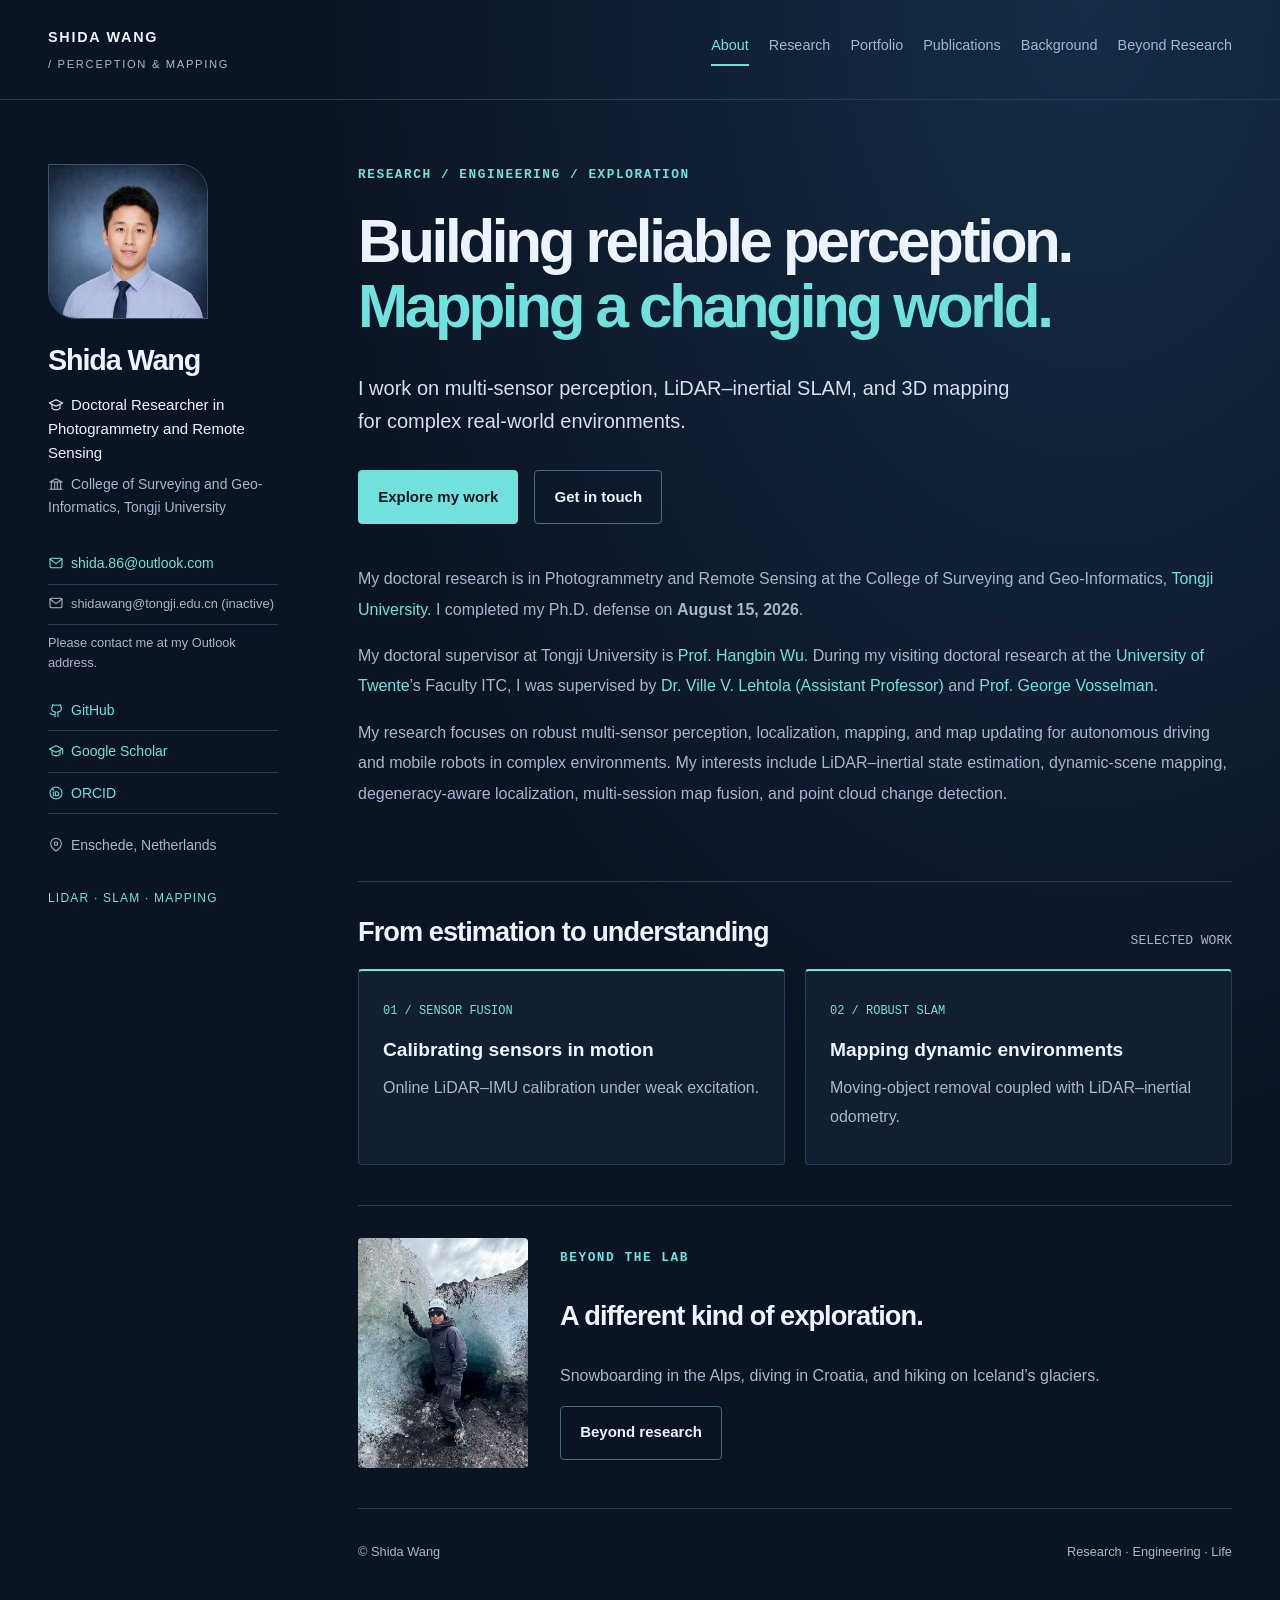
<file: index.html>
<!doctype html>
<html lang="en"><head><meta charset="utf-8"><meta name="viewport" content="width=device-width, initial-scale=1"><meta name="description" content="About · Shida Wang — LiDAR–inertial SLAM, mobile mapping, and point cloud change detection."><title>Shida Wang · Research &amp; Robotics Perception</title><link rel="icon" href="favicon.svg" type="image/svg+xml"><link rel="stylesheet" href="style.css"></head><body><a class="skip" href="#main">Skip to content</a><header class="topbar"><a href="index.html" class="wordmark">SHIDA WANG<span> / PERCEPTION &amp; MAPPING</span></a><nav aria-label="Main navigation"><a href="index.html" aria-current="page">About</a><a href="research.html">Research</a><a href="portfolio.html">Portfolio</a><a href="publications.html">Publications</a><a href="background.html">Background</a><a href="life.html">Beyond Research</a></nav></header><div class="layout"><aside class="profile"><img class="portrait" src="images/shida-wang-portrait.jpg" alt="Portrait of Shida Wang" width="180" height="174" decoding="async"><h1>Shida Wang</h1><p class="role"><svg class="small-icon" viewBox="0 0 24 24" aria-hidden="true" fill="none" stroke="currentColor" stroke-width="1.6" stroke-linecap="round" stroke-linejoin="round"><path d="m2 9 10-5 10 5-10 5-10-5Z"/><path d="M6 11v6c4 3 8 3 12 0v-6"/></svg>Doctoral Researcher in Photogrammetry and Remote Sensing</p><p class="affiliation"><svg class="small-icon" viewBox="0 0 24 24" aria-hidden="true" fill="none" stroke="currentColor" stroke-width="1.6" stroke-linecap="round" stroke-linejoin="round"><path d="m3 9 9-5 9 5H3ZM5 10v9M10 10v9M14 10v9M19 10v9M3 20h18"/></svg>College of Surveying and Geo-Informatics, Tongji University</p><a class="profile-link email" href="mailto:shida.86@outlook.com"><svg class="small-icon" viewBox="0 0 24 24" aria-hidden="true" fill="none" stroke="currentColor" stroke-width="1.6" stroke-linecap="round" stroke-linejoin="round"><rect x="3" y="5" width="18" height="14" rx="2"/><path d="m3 6 9 7 9-7"/></svg>shida.86@outlook.com</a><div class="profile-link email inactive-email"><span><svg class="small-icon" viewBox="0 0 24 24" aria-hidden="true" fill="none" stroke="currentColor" stroke-width="1.6" stroke-linecap="round" stroke-linejoin="round"><rect x="3" y="5" width="18" height="14" rx="2"/><path d="m3 6 9 7 9-7"/></svg>shidawang@tongji.edu.cn <span class="email-status">(inactive)</span></span></div><p class="contact-note">Please contact me at my Outlook address.</p><a class="profile-link" href="https://github.com/Shidabot"><span class="link-label"><svg class="small-icon" viewBox="0 0 24 24" aria-hidden="true" fill="none" stroke="currentColor" stroke-width="1.6" stroke-linecap="round" stroke-linejoin="round"><path d="M9 19c-4 1-4-2-6-2m12 5v-4a3.5 3.5 0 0 0-1-3c3-.3 6-1.5 6-5a4 4 0 0 0-1-3c.3-1 .3-2-.2-3-2-.1-3 1-3 1a11 11 0 0 0-6 0s-1-1.1-3-1c-.5 1-.5 2-.2 3a4 4 0 0 0-1 3c0 3.5 3 4.7 6 5a3.5 3.5 0 0 0-1 3v4"/></svg>GitHub</span> </a><a class="profile-link" href="https://scholar.google.com/citations?user=QrZsB-YAAAAJ"><span class="link-label"><svg class="small-icon" viewBox="0 0 24 24" aria-hidden="true" fill="none" stroke="currentColor" stroke-width="1.6" stroke-linecap="round" stroke-linejoin="round"><path d="m2 9 10-5 10 5-10 5-10-5Z"/><path d="M6 11v6c4 3 8 3 12 0v-6M22 9v7"/></svg>Google Scholar</span> </a><a class="profile-link" href="https://orcid.org/0000-0001-6364-7758"><span class="link-label"><svg class="small-icon" viewBox="0 0 24 24" aria-hidden="true" fill="none" stroke="currentColor" stroke-width="1.6" stroke-linecap="round" stroke-linejoin="round"><circle cx="12" cy="12" r="9"/><path d="M8 10v6M11 10h2a3 3 0 0 1 0 6h-2v-6"/><circle cx="8" cy="7" r=".6"/></svg>ORCID</span> </a><p class="address"><svg class="small-icon" viewBox="0 0 24 24" aria-hidden="true" fill="none" stroke="currentColor" stroke-width="1.6" stroke-linecap="round" stroke-linejoin="round"><path d="M20 10c0 6-8 11-8 11S4 16 4 10a8 8 0 1 1 16 0Z"/><circle cx="12" cy="10" r="2.5"/></svg>Enschede, Netherlands</p><div class="profile-note">LiDAR · SLAM · Mapping</div></aside><main id="main"><section id="about" class="intro"><div class="eyebrow">RESEARCH / ENGINEERING / EXPLORATION</div><h2>Building reliable perception.<br><span class="accent-text">Mapping a changing world.</span></h2><p class="lead">I work on multi-sensor perception, LiDAR–inertial SLAM, and 3D mapping for complex real-world environments.</p><div class="actions"><a class="button" href="portfolio.html">Explore my work</a><a class="button secondary" href="mailto:shida.86@outlook.com">Get in touch</a></div><p>My doctoral research is in Photogrammetry and Remote Sensing at the College of Surveying and Geo-Informatics, <a href="https://en.tongji.edu.cn/">Tongji University</a>. I completed my Ph.D. defense on <strong>August 15, 2026</strong>.</p><p>My doctoral supervisor at Tongji University is <a href="https://celiang.tongji.edu.cn/info/1300/4267.htm">Prof. Hangbin Wu</a>. During my visiting doctoral research at the <a href="https://www.utwente.nl/en/">University of Twente</a>’s Faculty ITC, I was supervised by <a href="https://people.utwente.nl/v.v.lehtola">Dr. Ville V. Lehtola (Assistant Professor)</a> and <a href="https://people.utwente.nl/george.vosselman">Prof. George Vosselman</a>.</p><p>My research focuses on robust multi-sensor perception, localization, mapping, and map updating for autonomous driving and mobile robots in complex environments. My interests include LiDAR–inertial state estimation, dynamic-scene mapping, degeneracy-aware localization, multi-session map fusion, and point cloud change detection.</p></section><section class="home-work"><div class="section-heading"><h2>From estimation to understanding</h2><span>SELECTED WORK</span></div><div class="research-grid"><a class="research-item" href="portfolio.html#calibration"><span class="topic-number">01 / SENSOR FUSION</span><h3>Calibrating sensors in motion</h3><p>Online LiDAR–IMU calibration under weak excitation.</p></a><a class="research-item" href="portfolio.html#mapping"><span class="topic-number">02 / ROBUST SLAM</span><h3>Mapping dynamic environments</h3><p>Moving-object removal coupled with LiDAR–inertial odometry.</p></a></div></section><section class="life-preview"><img src="images/vatnajokull-hiking.jpg" alt="Hiking on Vatnajökull glacier in Iceland" loading="lazy"><div><div class="eyebrow">BEYOND THE LAB</div><h2>A different kind of exploration.</h2><p>Snowboarding in the Alps, diving in Croatia, and hiking on Iceland’s glaciers.</p><a class="button secondary" href="life.html">Beyond research</a></div></section><footer><span>© Shida Wang</span><span>Research · Engineering · Life</span></footer></main></div></body></html>
</file>
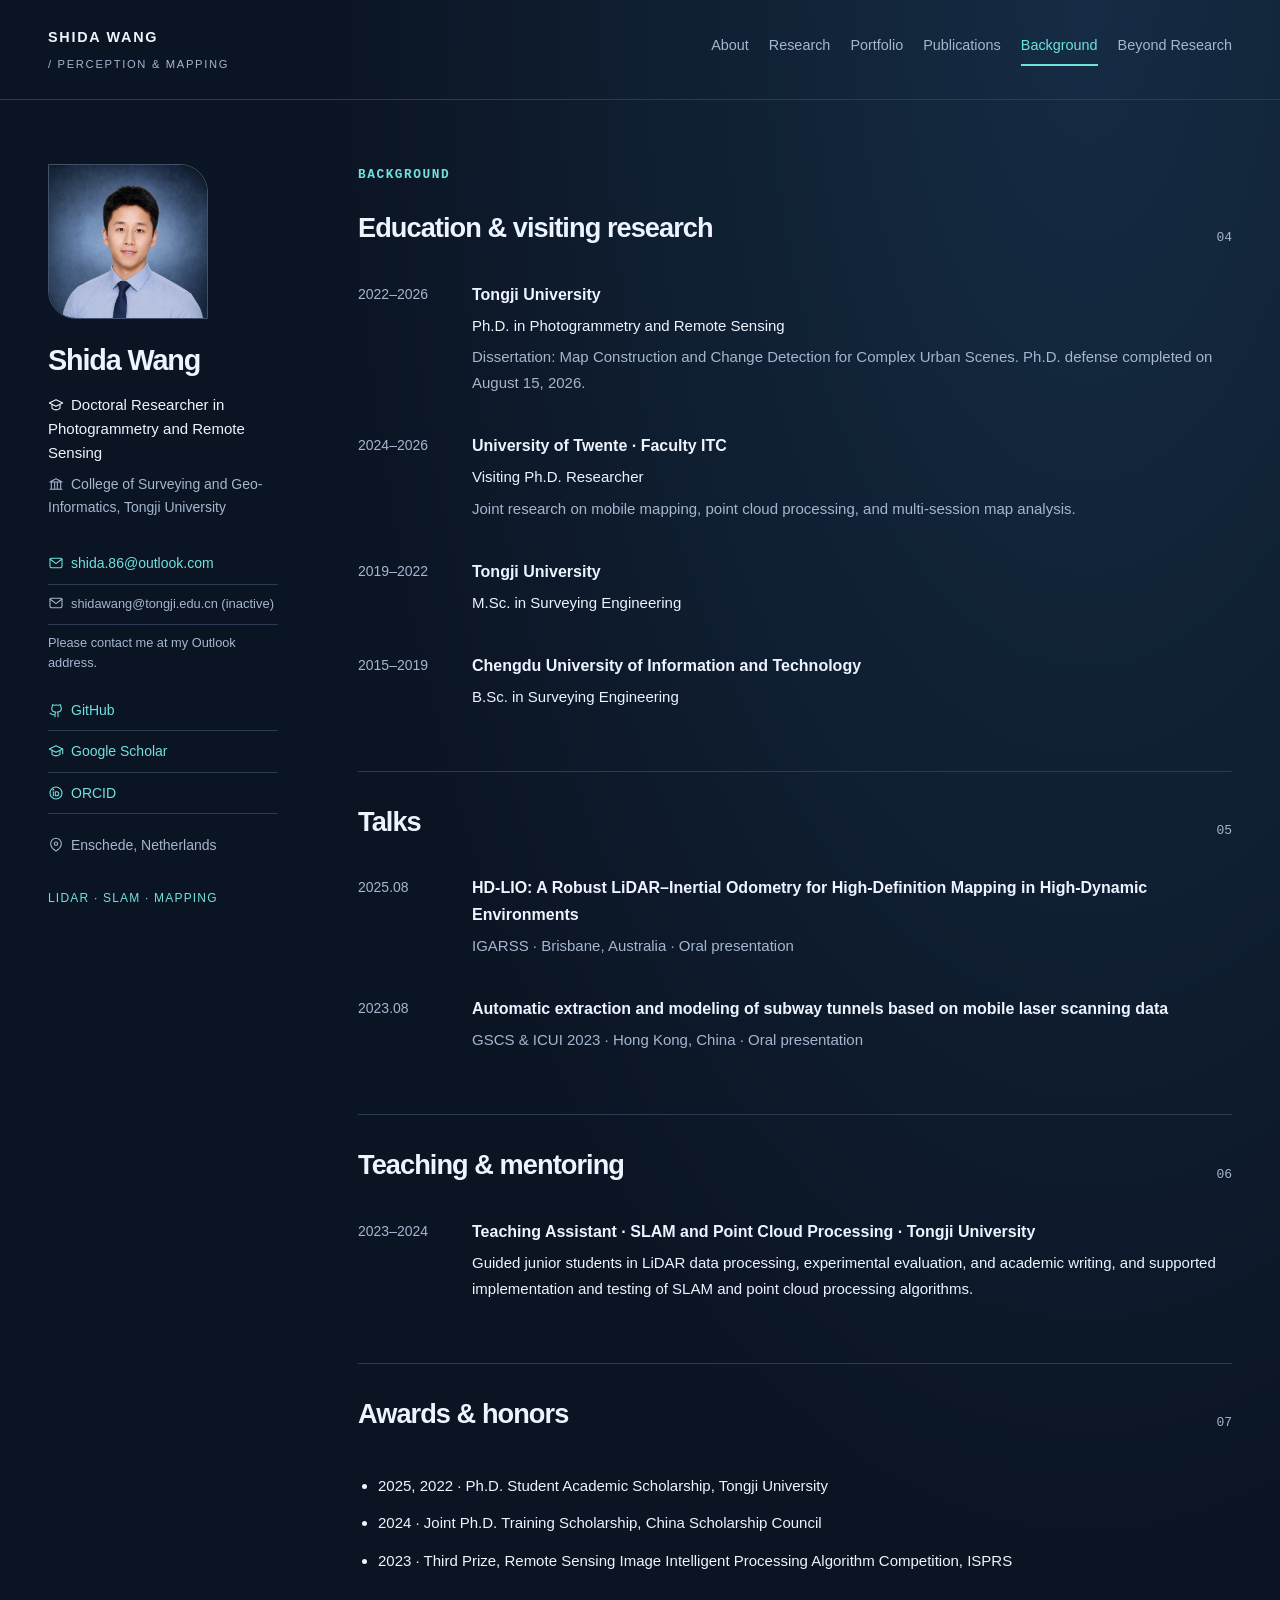
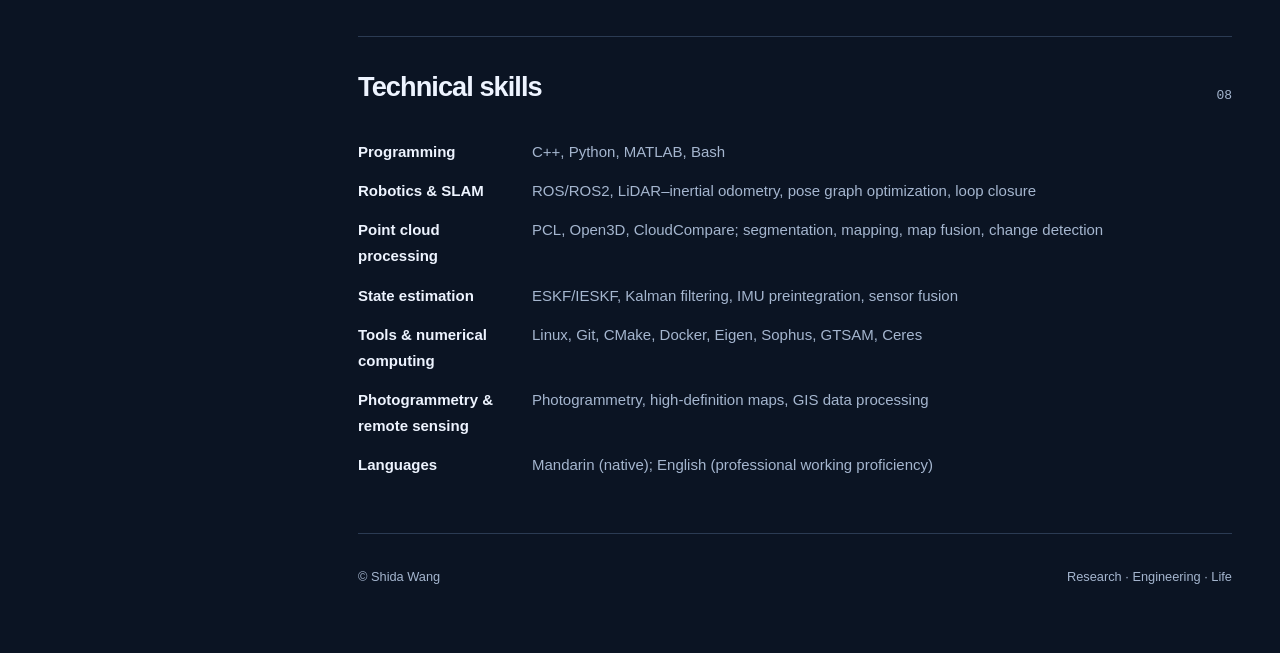
<file: background.html>
<!doctype html>
<html lang="en"><head><meta charset="utf-8"><meta name="viewport" content="width=device-width, initial-scale=1"><meta name="description" content="Background · Shida Wang — LiDAR–inertial SLAM, mobile mapping, and point cloud change detection."><title>Background · Shida Wang</title><link rel="icon" href="favicon.svg" type="image/svg+xml"><link rel="stylesheet" href="style.css"></head><body><a class="skip" href="#main">Skip to content</a><header class="topbar"><a href="index.html" class="wordmark">SHIDA WANG<span> / PERCEPTION &amp; MAPPING</span></a><nav aria-label="Main navigation"><a href="index.html">About</a><a href="research.html">Research</a><a href="portfolio.html">Portfolio</a><a href="publications.html">Publications</a><a href="background.html" aria-current="page">Background</a><a href="life.html">Beyond Research</a></nav></header><div class="layout"><aside class="profile"><img class="portrait" src="images/shida-wang-portrait.jpg" alt="Portrait of Shida Wang" width="180" height="174" decoding="async"><h1>Shida Wang</h1><p class="role"><svg class="small-icon" viewBox="0 0 24 24" aria-hidden="true" fill="none" stroke="currentColor" stroke-width="1.6" stroke-linecap="round" stroke-linejoin="round"><path d="m2 9 10-5 10 5-10 5-10-5Z"/><path d="M6 11v6c4 3 8 3 12 0v-6"/></svg>Doctoral Researcher in Photogrammetry and Remote Sensing</p><p class="affiliation"><svg class="small-icon" viewBox="0 0 24 24" aria-hidden="true" fill="none" stroke="currentColor" stroke-width="1.6" stroke-linecap="round" stroke-linejoin="round"><path d="m3 9 9-5 9 5H3ZM5 10v9M10 10v9M14 10v9M19 10v9M3 20h18"/></svg>College of Surveying and Geo-Informatics, Tongji University</p><a class="profile-link email" href="mailto:shida.86@outlook.com"><svg class="small-icon" viewBox="0 0 24 24" aria-hidden="true" fill="none" stroke="currentColor" stroke-width="1.6" stroke-linecap="round" stroke-linejoin="round"><rect x="3" y="5" width="18" height="14" rx="2"/><path d="m3 6 9 7 9-7"/></svg>shida.86@outlook.com</a><div class="profile-link email inactive-email"><span><svg class="small-icon" viewBox="0 0 24 24" aria-hidden="true" fill="none" stroke="currentColor" stroke-width="1.6" stroke-linecap="round" stroke-linejoin="round"><rect x="3" y="5" width="18" height="14" rx="2"/><path d="m3 6 9 7 9-7"/></svg>shidawang@tongji.edu.cn <span class="email-status">(inactive)</span></span></div><p class="contact-note">Please contact me at my Outlook address.</p><a class="profile-link" href="https://github.com/Shidabot"><span class="link-label"><svg class="small-icon" viewBox="0 0 24 24" aria-hidden="true" fill="none" stroke="currentColor" stroke-width="1.6" stroke-linecap="round" stroke-linejoin="round"><path d="M9 19c-4 1-4-2-6-2m12 5v-4a3.5 3.5 0 0 0-1-3c3-.3 6-1.5 6-5a4 4 0 0 0-1-3c.3-1 .3-2-.2-3-2-.1-3 1-3 1a11 11 0 0 0-6 0s-1-1.1-3-1c-.5 1-.5 2-.2 3a4 4 0 0 0-1 3c0 3.5 3 4.7 6 5a3.5 3.5 0 0 0-1 3v4"/></svg>GitHub</span> </a><a class="profile-link" href="https://scholar.google.com/citations?user=QrZsB-YAAAAJ"><span class="link-label"><svg class="small-icon" viewBox="0 0 24 24" aria-hidden="true" fill="none" stroke="currentColor" stroke-width="1.6" stroke-linecap="round" stroke-linejoin="round"><path d="m2 9 10-5 10 5-10 5-10-5Z"/><path d="M6 11v6c4 3 8 3 12 0v-6M22 9v7"/></svg>Google Scholar</span> </a><a class="profile-link" href="https://orcid.org/0000-0001-6364-7758"><span class="link-label"><svg class="small-icon" viewBox="0 0 24 24" aria-hidden="true" fill="none" stroke="currentColor" stroke-width="1.6" stroke-linecap="round" stroke-linejoin="round"><circle cx="12" cy="12" r="9"/><path d="M8 10v6M11 10h2a3 3 0 0 1 0 6h-2v-6"/><circle cx="8" cy="7" r=".6"/></svg>ORCID</span> </a><p class="address"><svg class="small-icon" viewBox="0 0 24 24" aria-hidden="true" fill="none" stroke="currentColor" stroke-width="1.6" stroke-linecap="round" stroke-linejoin="round"><path d="M20 10c0 6-8 11-8 11S4 16 4 10a8 8 0 1 1 16 0Z"/><circle cx="12" cy="10" r="2.5"/></svg>Enschede, Netherlands</p><div class="profile-note">LiDAR · SLAM · Mapping</div></aside><main id="main"><div class="eyebrow">BACKGROUND</div><section id="education"><div class="section-heading"><h2>Education &amp; visiting research</h2><span>04</span></div><article class="experience"><span class="year">2022–2026</span><div><h3>Tongji University</h3><p>Ph.D. in Photogrammetry and Remote Sensing</p><p class="detail">Dissertation: Map Construction and Change Detection for Complex Urban Scenes. Ph.D. defense completed on August 15, 2026.</p></div></article><article class="experience"><span class="year">2024–2026</span><div><h3>University of Twente · Faculty ITC</h3><p>Visiting Ph.D. Researcher</p><p class="detail">Joint research on mobile mapping, point cloud processing, and multi-session map analysis.</p></div></article><article class="experience"><span class="year">2019–2022</span><div><h3>Tongji University</h3><p>M.Sc. in Surveying Engineering</p></div></article><article class="experience"><span class="year">2015–2019</span><div><h3>Chengdu University of Information and Technology</h3><p>B.Sc. in Surveying Engineering</p></div></article></section><section id="talks"><div class="section-heading"><h2>Talks</h2><span>05</span></div><article class="experience"><span class="year">2025.08</span><div><h3>HD-LIO: A Robust LiDAR–Inertial Odometry for High-Definition Mapping in High-Dynamic Environments</h3><p class="detail">IGARSS · Brisbane, Australia · Oral presentation</p></div></article><article class="experience"><span class="year">2023.08</span><div><h3>Automatic extraction and modeling of subway tunnels based on mobile laser scanning data</h3><p class="detail">GSCS &amp; ICUI 2023 · Hong Kong, China · Oral presentation</p></div></article></section><section id="teaching"><div class="section-heading"><h2>Teaching &amp; mentoring</h2><span>06</span></div><article class="experience"><span class="year">2023–2024</span><div><h3>Teaching Assistant · SLAM and Point Cloud Processing · Tongji University</h3><p>Guided junior students in LiDAR data processing, experimental evaluation, and academic writing, and supported implementation and testing of SLAM and point cloud processing algorithms.</p></div></article></section><section id="honors"><div class="section-heading"><h2>Awards &amp; honors</h2><span>07</span></div><ul class="honors"><li>2025, 2022 · Ph.D. Student Academic Scholarship, Tongji University</li><li>2024 · Joint Ph.D. Training Scholarship, China Scholarship Council</li><li>2023 · Third Prize, Remote Sensing Image Intelligent Processing Algorithm Competition, ISPRS</li></ul></section><section id="skills"><div class="section-heading"><h2>Technical skills</h2><span>08</span></div><dl class="skills"><dt>Programming</dt><dd>C++, Python, MATLAB, Bash</dd><dt>Robotics &amp; SLAM</dt><dd>ROS/ROS2, LiDAR–inertial odometry, pose graph optimization, loop closure</dd><dt>Point cloud processing</dt><dd>PCL, Open3D, CloudCompare; segmentation, mapping, map fusion, change detection</dd><dt>State estimation</dt><dd>ESKF/IESKF, Kalman filtering, IMU preintegration, sensor fusion</dd><dt>Tools &amp; numerical computing</dt><dd>Linux, Git, CMake, Docker, Eigen, Sophus, GTSAM, Ceres</dd><dt>Photogrammetry &amp; remote sensing</dt><dd>Photogrammetry, high-definition maps, GIS data processing</dd><dt>Languages</dt><dd>Mandarin (native); English (professional working proficiency)</dd></dl></section><footer><span>© Shida Wang</span><span>Research · Engineering · Life</span></footer></main></div></body></html>
</file>
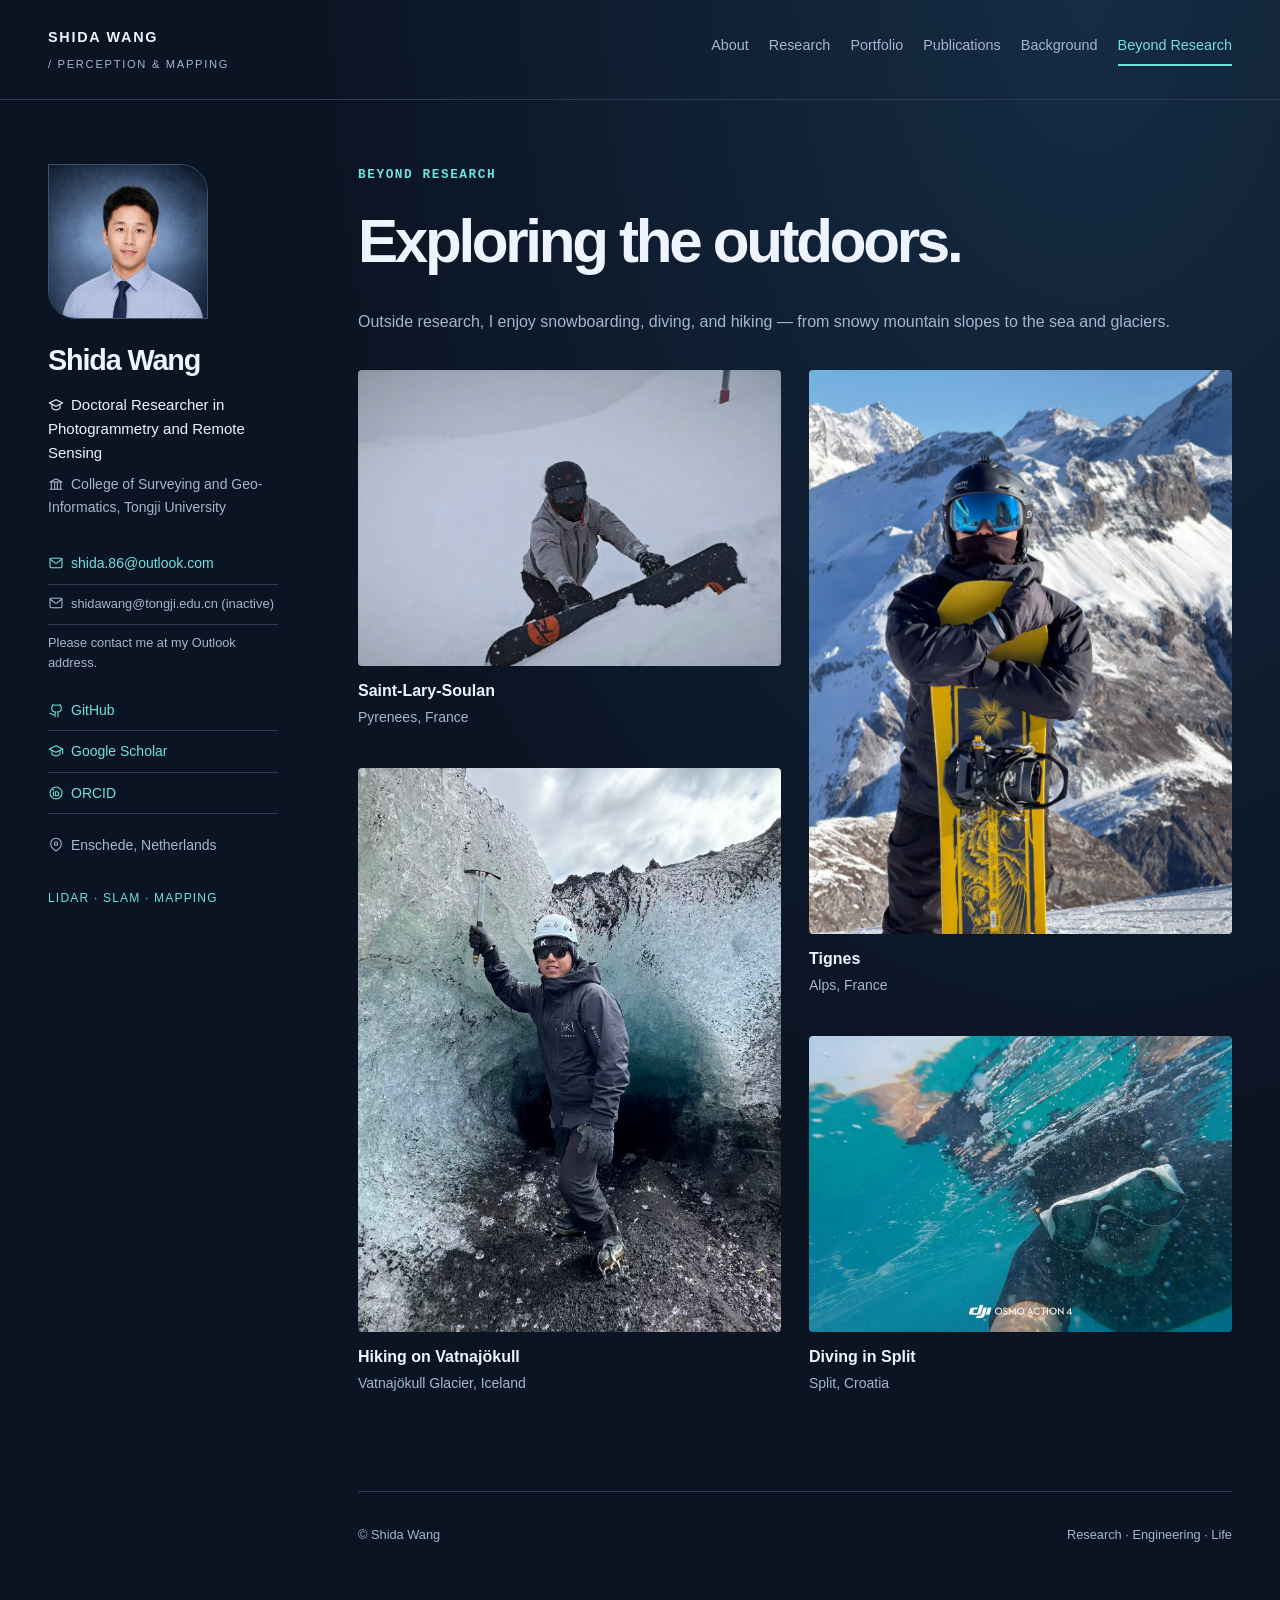
<file: life.html>
<!doctype html>
<html lang="en"><head><meta charset="utf-8"><meta name="viewport" content="width=device-width, initial-scale=1"><meta name="description" content="Beyond Research · Shida Wang — LiDAR–inertial SLAM, mobile mapping, and point cloud change detection."><title>Beyond Research · Shida Wang</title><link rel="icon" href="favicon.svg" type="image/svg+xml"><link rel="stylesheet" href="style.css"></head><body><a class="skip" href="#main">Skip to content</a><header class="topbar"><a href="index.html" class="wordmark">SHIDA WANG<span> / PERCEPTION &amp; MAPPING</span></a><nav aria-label="Main navigation"><a href="index.html">About</a><a href="research.html">Research</a><a href="portfolio.html">Portfolio</a><a href="publications.html">Publications</a><a href="background.html">Background</a><a href="life.html" aria-current="page">Beyond Research</a></nav></header><div class="layout"><aside class="profile"><img class="portrait" src="images/shida-wang-portrait.jpg" alt="Portrait of Shida Wang" width="180" height="174" decoding="async"><h1>Shida Wang</h1><p class="role"><svg class="small-icon" viewBox="0 0 24 24" aria-hidden="true" fill="none" stroke="currentColor" stroke-width="1.6" stroke-linecap="round" stroke-linejoin="round"><path d="m2 9 10-5 10 5-10 5-10-5Z"/><path d="M6 11v6c4 3 8 3 12 0v-6"/></svg>Doctoral Researcher in Photogrammetry and Remote Sensing</p><p class="affiliation"><svg class="small-icon" viewBox="0 0 24 24" aria-hidden="true" fill="none" stroke="currentColor" stroke-width="1.6" stroke-linecap="round" stroke-linejoin="round"><path d="m3 9 9-5 9 5H3ZM5 10v9M10 10v9M14 10v9M19 10v9M3 20h18"/></svg>College of Surveying and Geo-Informatics, Tongji University</p><a class="profile-link email" href="mailto:shida.86@outlook.com"><svg class="small-icon" viewBox="0 0 24 24" aria-hidden="true" fill="none" stroke="currentColor" stroke-width="1.6" stroke-linecap="round" stroke-linejoin="round"><rect x="3" y="5" width="18" height="14" rx="2"/><path d="m3 6 9 7 9-7"/></svg>shida.86@outlook.com</a><div class="profile-link email inactive-email"><span><svg class="small-icon" viewBox="0 0 24 24" aria-hidden="true" fill="none" stroke="currentColor" stroke-width="1.6" stroke-linecap="round" stroke-linejoin="round"><rect x="3" y="5" width="18" height="14" rx="2"/><path d="m3 6 9 7 9-7"/></svg>shidawang@tongji.edu.cn <span class="email-status">(inactive)</span></span></div><p class="contact-note">Please contact me at my Outlook address.</p><a class="profile-link" href="https://github.com/Shidabot"><span class="link-label"><svg class="small-icon" viewBox="0 0 24 24" aria-hidden="true" fill="none" stroke="currentColor" stroke-width="1.6" stroke-linecap="round" stroke-linejoin="round"><path d="M9 19c-4 1-4-2-6-2m12 5v-4a3.5 3.5 0 0 0-1-3c3-.3 6-1.5 6-5a4 4 0 0 0-1-3c.3-1 .3-2-.2-3-2-.1-3 1-3 1a11 11 0 0 0-6 0s-1-1.1-3-1c-.5 1-.5 2-.2 3a4 4 0 0 0-1 3c0 3.5 3 4.7 6 5a3.5 3.5 0 0 0-1 3v4"/></svg>GitHub</span> </a><a class="profile-link" href="https://scholar.google.com/citations?user=QrZsB-YAAAAJ"><span class="link-label"><svg class="small-icon" viewBox="0 0 24 24" aria-hidden="true" fill="none" stroke="currentColor" stroke-width="1.6" stroke-linecap="round" stroke-linejoin="round"><path d="m2 9 10-5 10 5-10 5-10-5Z"/><path d="M6 11v6c4 3 8 3 12 0v-6M22 9v7"/></svg>Google Scholar</span> </a><a class="profile-link" href="https://orcid.org/0000-0001-6364-7758"><span class="link-label"><svg class="small-icon" viewBox="0 0 24 24" aria-hidden="true" fill="none" stroke="currentColor" stroke-width="1.6" stroke-linecap="round" stroke-linejoin="round"><circle cx="12" cy="12" r="9"/><path d="M8 10v6M11 10h2a3 3 0 0 1 0 6h-2v-6"/><circle cx="8" cy="7" r=".6"/></svg>ORCID</span> </a><p class="address"><svg class="small-icon" viewBox="0 0 24 24" aria-hidden="true" fill="none" stroke="currentColor" stroke-width="1.6" stroke-linecap="round" stroke-linejoin="round"><path d="M20 10c0 6-8 11-8 11S4 16 4 10a8 8 0 1 1 16 0Z"/><circle cx="12" cy="10" r="2.5"/></svg>Enschede, Netherlands</p><div class="profile-note">LiDAR · SLAM · Mapping</div></aside><main id="main"><section id="life" class="intro"><div class="eyebrow">BEYOND RESEARCH</div><h2>Exploring the outdoors.</h2><p>Outside research, I enjoy snowboarding, diving, and hiking — from snowy mountain slopes to the sea and glaciers.</p><div class="photo-gallery"><figure><a href="images/saint-lary-soulan.jpg" aria-label="View full-size photo from Saint-Lary-Soulan"><img src="images/saint-lary-soulan.jpg" alt="Shida with a snowboard on a snowy slope in Saint-Lary-Soulan, in the Pyrenees." decoding="async"></a><figcaption><h3>Saint-Lary-Soulan</h3><p>Pyrenees, France</p></figcaption></figure><figure><a href="images/vatnajokull-hiking.jpg" aria-label="View full-size hiking photo from Vatnajökull"><img src="images/vatnajokull-hiking.jpg" alt="Shida wearing a helmet and crampons and holding an ice axe during a hike on Vatnajökull glacier, Iceland." loading="lazy" decoding="async"></a><figcaption><h3>Hiking on Vatnajökull</h3><p>Vatnajökull Glacier, Iceland</p></figcaption></figure><figure><a href="images/tignes.jpg" aria-label="View full-size photo from Tignes"><img src="images/tignes.jpg" alt="Shida holding a yellow snowboard with snow-covered Alpine peaks behind him in Tignes." loading="lazy" decoding="async"></a><figcaption><h3>Tignes</h3><p>Alps, France</p></figcaption></figure><figure><a href="images/split-diving.jpg" aria-label="View full-size diving photo from Split"><img src="images/split-diving.jpg" alt="Shida underwater wearing a diving mask in Split, Croatia." loading="lazy" decoding="async"></a><figcaption><h3>Diving in Split</h3><p>Split, Croatia</p></figcaption></figure></div></section><footer><span>© Shida Wang</span><span>Research · Engineering · Life</span></footer></main></div></body></html>
</file>
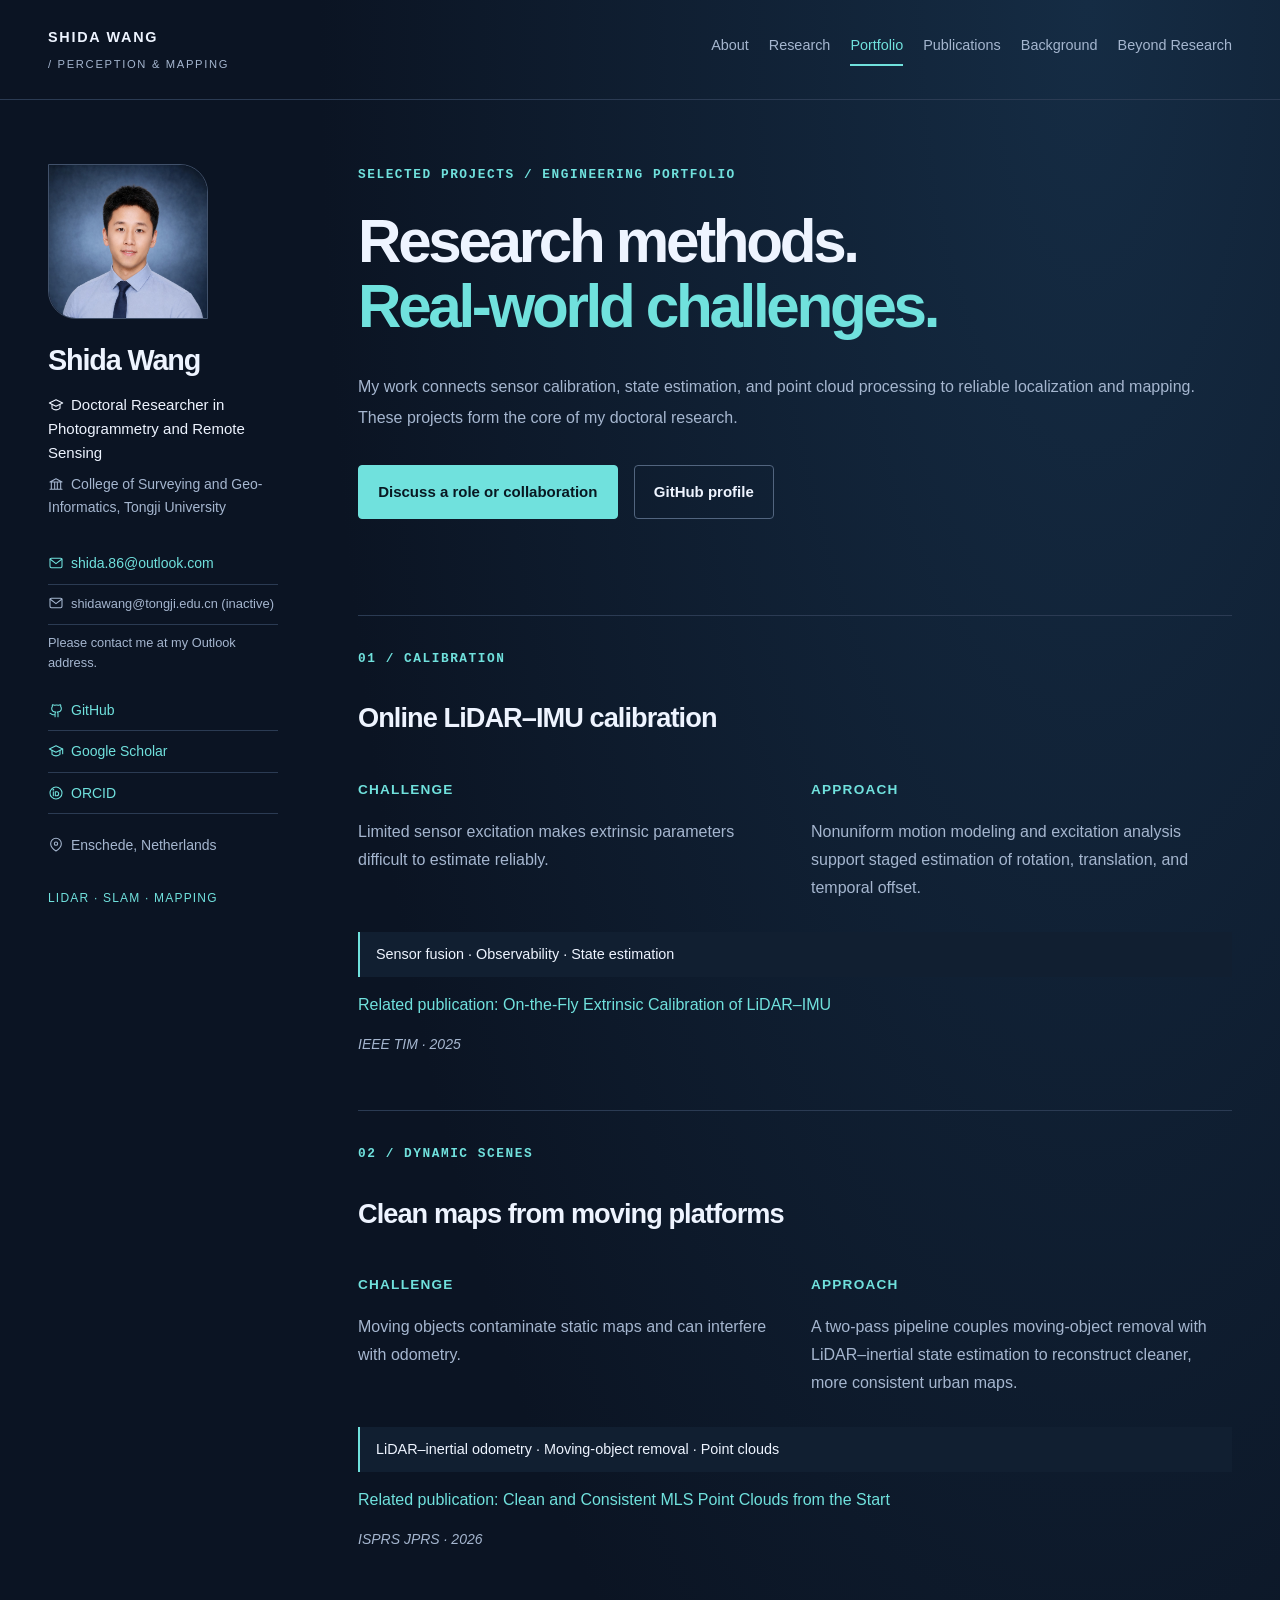
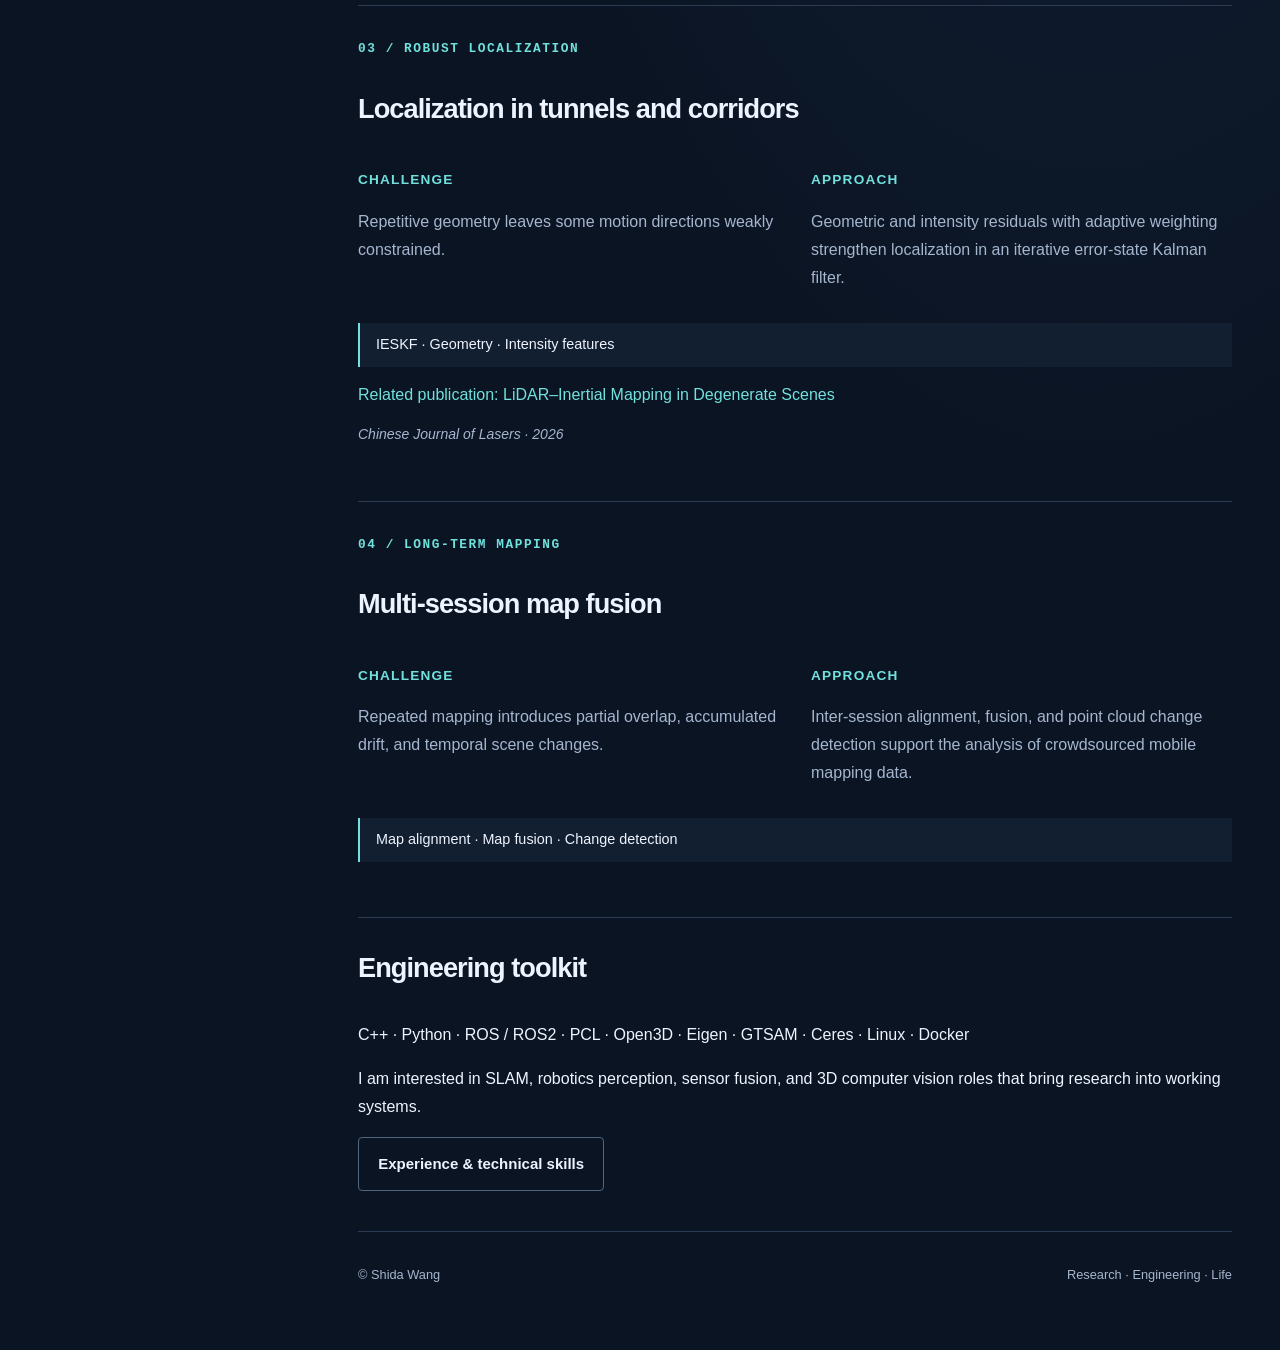
<file: portfolio.html>
<!doctype html>
<html lang="en"><head><meta charset="utf-8"><meta name="viewport" content="width=device-width, initial-scale=1"><meta name="description" content="Research · Shida Wang — LiDAR–inertial SLAM, mobile mapping, and point cloud change detection."><title>Portfolio · Shida Wang</title><link rel="icon" href="favicon.svg" type="image/svg+xml"><link rel="stylesheet" href="style.css"></head><body><a class="skip" href="#main">Skip to content</a><header class="topbar"><a href="index.html" class="wordmark">SHIDA WANG<span> / PERCEPTION &amp; MAPPING</span></a><nav aria-label="Main navigation"><a href="index.html">About</a><a href="research.html">Research</a><a href="portfolio.html" aria-current="page">Portfolio</a><a href="publications.html">Publications</a><a href="background.html">Background</a><a href="life.html">Beyond Research</a></nav></header><div class="layout"><aside class="profile"><img class="portrait" src="images/shida-wang-portrait.jpg" alt="Portrait of Shida Wang" width="180" height="174" decoding="async"><h1>Shida Wang</h1><p class="role"><svg class="small-icon" viewBox="0 0 24 24" aria-hidden="true" fill="none" stroke="currentColor" stroke-width="1.6" stroke-linecap="round" stroke-linejoin="round"><path d="m2 9 10-5 10 5-10 5-10-5Z"/><path d="M6 11v6c4 3 8 3 12 0v-6"/></svg>Doctoral Researcher in Photogrammetry and Remote Sensing</p><p class="affiliation"><svg class="small-icon" viewBox="0 0 24 24" aria-hidden="true" fill="none" stroke="currentColor" stroke-width="1.6" stroke-linecap="round" stroke-linejoin="round"><path d="m3 9 9-5 9 5H3ZM5 10v9M10 10v9M14 10v9M19 10v9M3 20h18"/></svg>College of Surveying and Geo-Informatics, Tongji University</p><a class="profile-link email" href="mailto:shida.86@outlook.com"><svg class="small-icon" viewBox="0 0 24 24" aria-hidden="true" fill="none" stroke="currentColor" stroke-width="1.6" stroke-linecap="round" stroke-linejoin="round"><rect x="3" y="5" width="18" height="14" rx="2"/><path d="m3 6 9 7 9-7"/></svg>shida.86@outlook.com</a><div class="profile-link email inactive-email"><span><svg class="small-icon" viewBox="0 0 24 24" aria-hidden="true" fill="none" stroke="currentColor" stroke-width="1.6" stroke-linecap="round" stroke-linejoin="round"><rect x="3" y="5" width="18" height="14" rx="2"/><path d="m3 6 9 7 9-7"/></svg>shidawang@tongji.edu.cn <span class="email-status">(inactive)</span></span></div><p class="contact-note">Please contact me at my Outlook address.</p><a class="profile-link" href="https://github.com/Shidabot"><span class="link-label"><svg class="small-icon" viewBox="0 0 24 24" aria-hidden="true" fill="none" stroke="currentColor" stroke-width="1.6" stroke-linecap="round" stroke-linejoin="round"><path d="M9 19c-4 1-4-2-6-2m12 5v-4a3.5 3.5 0 0 0-1-3c3-.3 6-1.5 6-5a4 4 0 0 0-1-3c.3-1 .3-2-.2-3-2-.1-3 1-3 1a11 11 0 0 0-6 0s-1-1.1-3-1c-.5 1-.5 2-.2 3a4 4 0 0 0-1 3c0 3.5 3 4.7 6 5a3.5 3.5 0 0 0-1 3v4"/></svg>GitHub</span> </a><a class="profile-link" href="https://scholar.google.com/citations?user=QrZsB-YAAAAJ"><span class="link-label"><svg class="small-icon" viewBox="0 0 24 24" aria-hidden="true" fill="none" stroke="currentColor" stroke-width="1.6" stroke-linecap="round" stroke-linejoin="round"><path d="m2 9 10-5 10 5-10 5-10-5Z"/><path d="M6 11v6c4 3 8 3 12 0v-6M22 9v7"/></svg>Google Scholar</span> </a><a class="profile-link" href="https://orcid.org/0000-0001-6364-7758"><span class="link-label"><svg class="small-icon" viewBox="0 0 24 24" aria-hidden="true" fill="none" stroke="currentColor" stroke-width="1.6" stroke-linecap="round" stroke-linejoin="round"><circle cx="12" cy="12" r="9"/><path d="M8 10v6M11 10h2a3 3 0 0 1 0 6h-2v-6"/><circle cx="8" cy="7" r=".6"/></svg>ORCID</span> </a><p class="address"><svg class="small-icon" viewBox="0 0 24 24" aria-hidden="true" fill="none" stroke="currentColor" stroke-width="1.6" stroke-linecap="round" stroke-linejoin="round"><path d="M20 10c0 6-8 11-8 11S4 16 4 10a8 8 0 1 1 16 0Z"/><circle cx="12" cy="10" r="2.5"/></svg>Enschede, Netherlands</p><div class="profile-note">LiDAR · SLAM · Mapping</div></aside><main id="main"><div class="eyebrow">SELECTED PROJECTS / ENGINEERING PORTFOLIO</div><section class="intro"><h2>Research methods.<br><span class="accent-text">Real-world challenges.</span></h2><p>My work connects sensor calibration, state estimation, and point cloud processing to reliable localization and mapping. These projects form the core of my doctoral research.</p><div class="actions"><a class="button" href="mailto:shida.86@outlook.com">Discuss a role or collaboration</a><a class="button secondary" href="https://github.com/Shidabot">GitHub profile</a></div></section><section id="calibration" class="project"><div class="eyebrow">01 / CALIBRATION</div><h2>Online LiDAR–IMU calibration</h2><div class="project-columns"><div><h3>Challenge</h3><p>Limited sensor excitation makes extrinsic parameters difficult to estimate reliably.</p></div><div><h3>Approach</h3><p>Nonuniform motion modeling and excitation analysis support staged estimation of rotation, translation, and temporal offset.</p></div></div><p class="stack">Sensor fusion · Observability · State estimation</p><a href="publications.html">Related publication: On-the-Fly Extrinsic Calibration of LiDAR–IMU</a><p class="venue">IEEE TIM · 2025</p></section><section id="mapping" class="project"><div class="eyebrow">02 / DYNAMIC SCENES</div><h2>Clean maps from moving platforms</h2><div class="project-columns"><div><h3>Challenge</h3><p>Moving objects contaminate static maps and can interfere with odometry.</p></div><div><h3>Approach</h3><p>A two-pass pipeline couples moving-object removal with LiDAR–inertial state estimation to reconstruct cleaner, more consistent urban maps.</p></div></div><p class="stack">LiDAR–inertial odometry · Moving-object removal · Point clouds</p><a href="publications.html">Related publication: Clean and Consistent MLS Point Clouds from the Start</a><p class="venue">ISPRS JPRS · 2026</p></section><section id="degeneracy" class="project"><div class="eyebrow">03 / ROBUST LOCALIZATION</div><h2>Localization in tunnels and corridors</h2><div class="project-columns"><div><h3>Challenge</h3><p>Repetitive geometry leaves some motion directions weakly constrained.</p></div><div><h3>Approach</h3><p>Geometric and intensity residuals with adaptive weighting strengthen localization in an iterative error-state Kalman filter.</p></div></div><p class="stack">IESKF · Geometry · Intensity features</p><a href="publications.html">Related publication: LiDAR–Inertial Mapping in Degenerate Scenes</a><p class="venue">Chinese Journal of Lasers · 2026</p></section><section id="fusion" class="project"><div class="eyebrow">04 / LONG-TERM MAPPING</div><h2>Multi-session map fusion</h2><div class="project-columns"><div><h3>Challenge</h3><p>Repeated mapping introduces partial overlap, accumulated drift, and temporal scene changes.</p></div><div><h3>Approach</h3><p>Inter-session alignment, fusion, and point cloud change detection support the analysis of crowdsourced mobile mapping data.</p></div></div><p class="stack">Map alignment · Map fusion · Change detection</p></section><section><div class="section-heading"><h2>Engineering toolkit</h2></div><p>C++ · Python · ROS / ROS2 · PCL · Open3D · Eigen · GTSAM · Ceres · Linux · Docker</p><p>I am interested in SLAM, robotics perception, sensor fusion, and 3D computer vision roles that bring research into working systems.</p><a class="button secondary" href="background.html">Experience &amp; technical skills</a></section><footer><span>© Shida Wang</span><span>Research · Engineering · Life</span></footer></main></div></body></html>
</file>
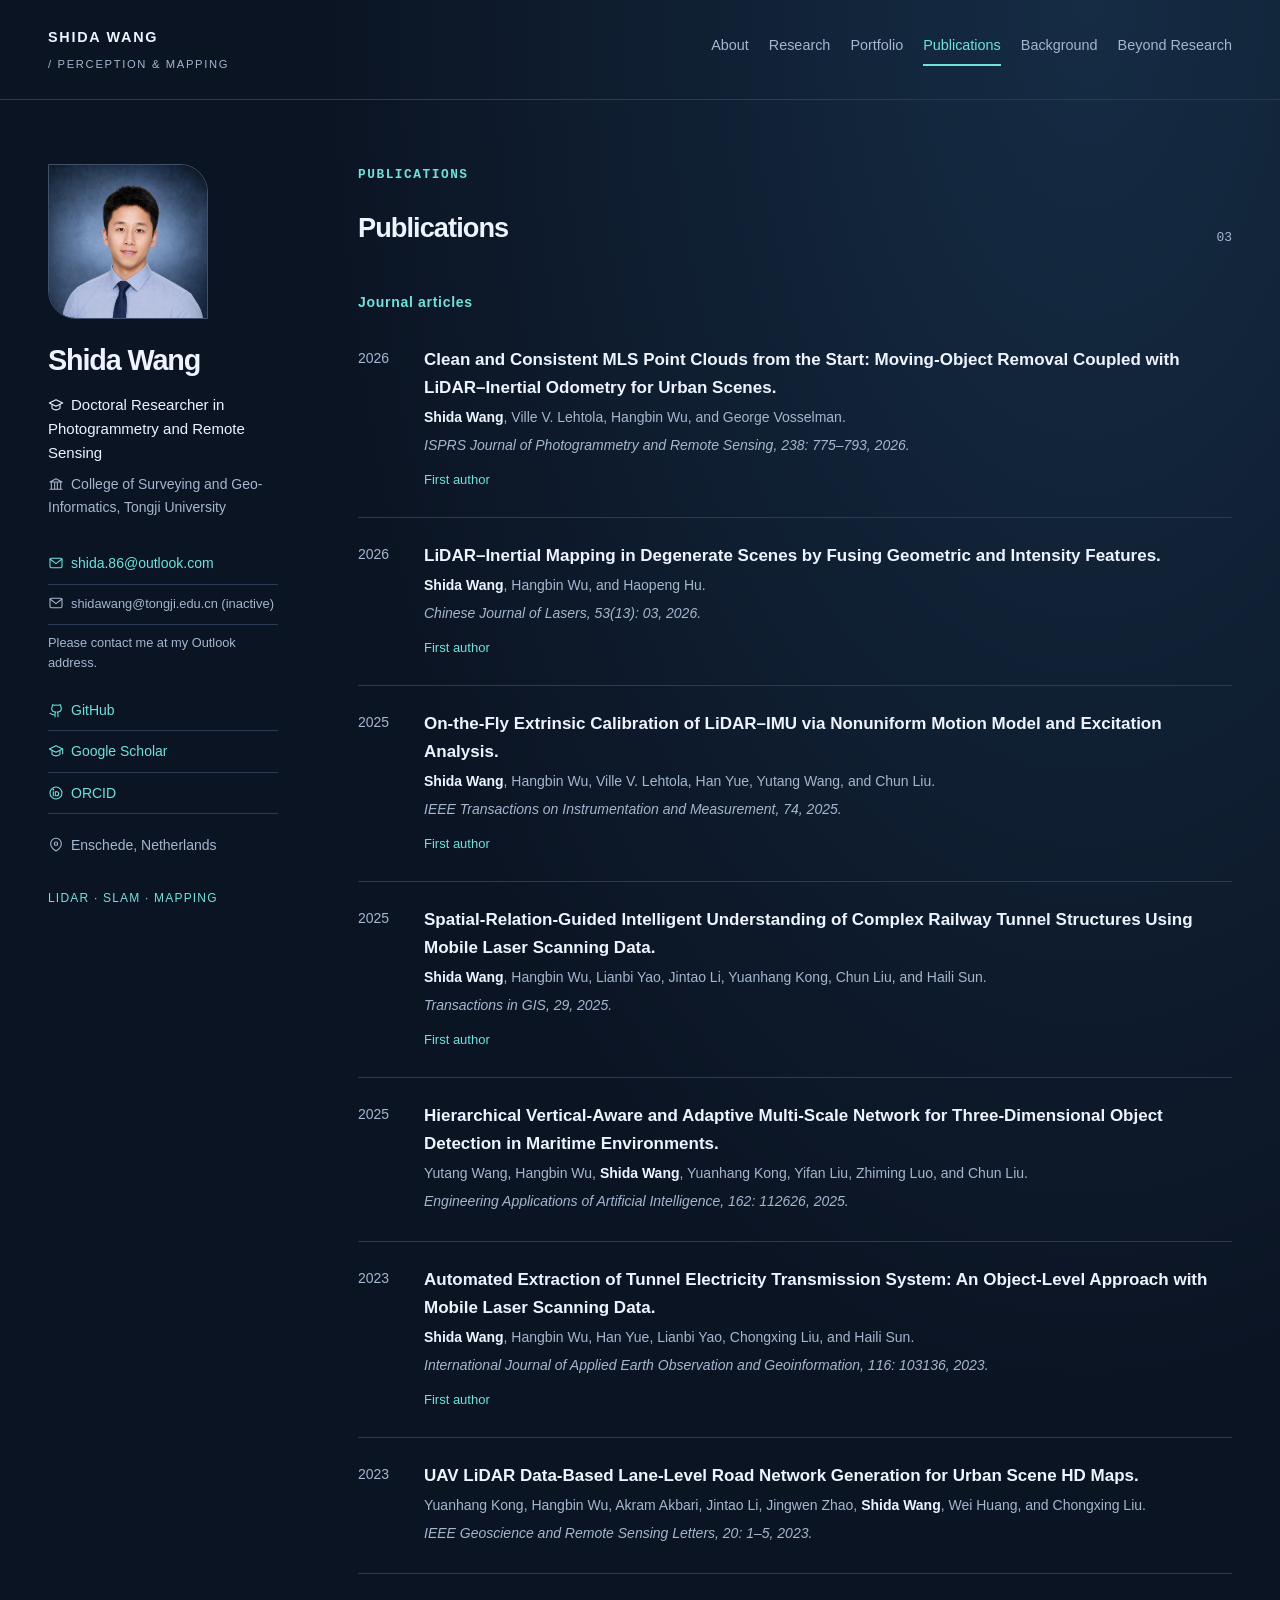
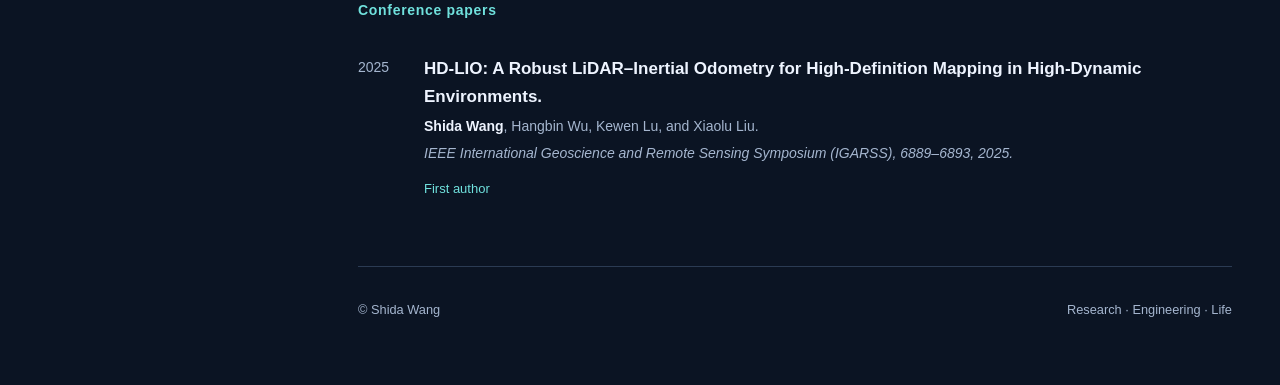
<file: publications.html>
<!doctype html>
<html lang="en"><head><meta charset="utf-8"><meta name="viewport" content="width=device-width, initial-scale=1"><meta name="description" content="Publications · Shida Wang — LiDAR–inertial SLAM, mobile mapping, and point cloud change detection."><title>Publications · Shida Wang</title><link rel="icon" href="favicon.svg" type="image/svg+xml"><link rel="stylesheet" href="style.css"></head><body><a class="skip" href="#main">Skip to content</a><header class="topbar"><a href="index.html" class="wordmark">SHIDA WANG<span> / PERCEPTION &amp; MAPPING</span></a><nav aria-label="Main navigation"><a href="index.html">About</a><a href="research.html">Research</a><a href="portfolio.html">Portfolio</a><a href="publications.html" aria-current="page">Publications</a><a href="background.html">Background</a><a href="life.html">Beyond Research</a></nav></header><div class="layout"><aside class="profile"><img class="portrait" src="images/shida-wang-portrait.jpg" alt="Portrait of Shida Wang" width="180" height="174" decoding="async"><h1>Shida Wang</h1><p class="role"><svg class="small-icon" viewBox="0 0 24 24" aria-hidden="true" fill="none" stroke="currentColor" stroke-width="1.6" stroke-linecap="round" stroke-linejoin="round"><path d="m2 9 10-5 10 5-10 5-10-5Z"/><path d="M6 11v6c4 3 8 3 12 0v-6"/></svg>Doctoral Researcher in Photogrammetry and Remote Sensing</p><p class="affiliation"><svg class="small-icon" viewBox="0 0 24 24" aria-hidden="true" fill="none" stroke="currentColor" stroke-width="1.6" stroke-linecap="round" stroke-linejoin="round"><path d="m3 9 9-5 9 5H3ZM5 10v9M10 10v9M14 10v9M19 10v9M3 20h18"/></svg>College of Surveying and Geo-Informatics, Tongji University</p><a class="profile-link email" href="mailto:shida.86@outlook.com"><svg class="small-icon" viewBox="0 0 24 24" aria-hidden="true" fill="none" stroke="currentColor" stroke-width="1.6" stroke-linecap="round" stroke-linejoin="round"><rect x="3" y="5" width="18" height="14" rx="2"/><path d="m3 6 9 7 9-7"/></svg>shida.86@outlook.com</a><div class="profile-link email inactive-email"><span><svg class="small-icon" viewBox="0 0 24 24" aria-hidden="true" fill="none" stroke="currentColor" stroke-width="1.6" stroke-linecap="round" stroke-linejoin="round"><rect x="3" y="5" width="18" height="14" rx="2"/><path d="m3 6 9 7 9-7"/></svg>shidawang@tongji.edu.cn <span class="email-status">(inactive)</span></span></div><p class="contact-note">Please contact me at my Outlook address.</p><a class="profile-link" href="https://github.com/Shidabot"><span class="link-label"><svg class="small-icon" viewBox="0 0 24 24" aria-hidden="true" fill="none" stroke="currentColor" stroke-width="1.6" stroke-linecap="round" stroke-linejoin="round"><path d="M9 19c-4 1-4-2-6-2m12 5v-4a3.5 3.5 0 0 0-1-3c3-.3 6-1.5 6-5a4 4 0 0 0-1-3c.3-1 .3-2-.2-3-2-.1-3 1-3 1a11 11 0 0 0-6 0s-1-1.1-3-1c-.5 1-.5 2-.2 3a4 4 0 0 0-1 3c0 3.5 3 4.7 6 5a3.5 3.5 0 0 0-1 3v4"/></svg>GitHub</span> </a><a class="profile-link" href="https://scholar.google.com/citations?user=QrZsB-YAAAAJ"><span class="link-label"><svg class="small-icon" viewBox="0 0 24 24" aria-hidden="true" fill="none" stroke="currentColor" stroke-width="1.6" stroke-linecap="round" stroke-linejoin="round"><path d="m2 9 10-5 10 5-10 5-10-5Z"/><path d="M6 11v6c4 3 8 3 12 0v-6M22 9v7"/></svg>Google Scholar</span> </a><a class="profile-link" href="https://orcid.org/0000-0001-6364-7758"><span class="link-label"><svg class="small-icon" viewBox="0 0 24 24" aria-hidden="true" fill="none" stroke="currentColor" stroke-width="1.6" stroke-linecap="round" stroke-linejoin="round"><circle cx="12" cy="12" r="9"/><path d="M8 10v6M11 10h2a3 3 0 0 1 0 6h-2v-6"/><circle cx="8" cy="7" r=".6"/></svg>ORCID</span> </a><p class="address"><svg class="small-icon" viewBox="0 0 24 24" aria-hidden="true" fill="none" stroke="currentColor" stroke-width="1.6" stroke-linecap="round" stroke-linejoin="round"><path d="M20 10c0 6-8 11-8 11S4 16 4 10a8 8 0 1 1 16 0Z"/><circle cx="12" cy="10" r="2.5"/></svg>Enschede, Netherlands</p><div class="profile-note">LiDAR · SLAM · Mapping</div></aside><main id="main"><div class="eyebrow">PUBLICATIONS</div><section id="publications"><div class="section-heading"><h2>Publications</h2><span>03</span></div><h3 class="subheading">Journal articles</h3><article class="publication"><span class="year">2026</span><div><h3>Clean and Consistent MLS Point Clouds from the Start: Moving-Object Removal Coupled with LiDAR–Inertial Odometry for Urban Scenes.</h3><p class="authors"><strong>Shida Wang</strong>, Ville V. Lehtola, Hangbin Wu, and George Vosselman.</p><p class="venue">ISPRS Journal of Photogrammetry and Remote Sensing, 238: 775–793, 2026.</p><span class="author-tag">First author</span></div></article><article class="publication"><span class="year">2026</span><div><h3>LiDAR–Inertial Mapping in Degenerate Scenes by Fusing Geometric and Intensity Features.</h3><p class="authors"><strong>Shida Wang</strong>, Hangbin Wu, and Haopeng Hu.</p><p class="venue">Chinese Journal of Lasers, 53(13): 03, 2026.</p><span class="author-tag">First author</span></div></article><article class="publication"><span class="year">2025</span><div><h3>On-the-Fly Extrinsic Calibration of LiDAR–IMU via Nonuniform Motion Model and Excitation Analysis.</h3><p class="authors"><strong>Shida Wang</strong>, Hangbin Wu, Ville V. Lehtola, Han Yue, Yutang Wang, and Chun Liu.</p><p class="venue">IEEE Transactions on Instrumentation and Measurement, 74, 2025.</p><span class="author-tag">First author</span></div></article><article class="publication"><span class="year">2025</span><div><h3>Spatial-Relation-Guided Intelligent Understanding of Complex Railway Tunnel Structures Using Mobile Laser Scanning Data.</h3><p class="authors"><strong>Shida Wang</strong>, Hangbin Wu, Lianbi Yao, Jintao Li, Yuanhang Kong, Chun Liu, and Haili Sun.</p><p class="venue">Transactions in GIS, 29, 2025.</p><span class="author-tag">First author</span></div></article><article class="publication"><span class="year">2025</span><div><h3>Hierarchical Vertical-Aware and Adaptive Multi-Scale Network for Three-Dimensional Object Detection in Maritime Environments.</h3><p class="authors">Yutang Wang, Hangbin Wu, <strong>Shida Wang</strong>, Yuanhang Kong, Yifan Liu, Zhiming Luo, and Chun Liu.</p><p class="venue">Engineering Applications of Artificial Intelligence, 162: 112626, 2025.</p></div></article><article class="publication"><span class="year">2023</span><div><h3>Automated Extraction of Tunnel Electricity Transmission System: An Object-Level Approach with Mobile Laser Scanning Data.</h3><p class="authors"><strong>Shida Wang</strong>, Hangbin Wu, Han Yue, Lianbi Yao, Chongxing Liu, and Haili Sun.</p><p class="venue">International Journal of Applied Earth Observation and Geoinformation, 116: 103136, 2023.</p><span class="author-tag">First author</span></div></article><article class="publication"><span class="year">2023</span><div><h3>UAV LiDAR Data-Based Lane-Level Road Network Generation for Urban Scene HD Maps.</h3><p class="authors">Yuanhang Kong, Hangbin Wu, Akram Akbari, Jintao Li, Jingwen Zhao, <strong>Shida Wang</strong>, Wei Huang, and Chongxing Liu.</p><p class="venue">IEEE Geoscience and Remote Sensing Letters, 20: 1–5, 2023.</p></div></article><h3 class="subheading">Conference papers</h3><article class="publication"><span class="year">2025</span><div><h3>HD-LIO: A Robust LiDAR–Inertial Odometry for High-Definition Mapping in High-Dynamic Environments.</h3><p class="authors"><strong>Shida Wang</strong>, Hangbin Wu, Kewen Lu, and Xiaolu Liu.</p><p class="venue">IEEE International Geoscience and Remote Sensing Symposium (IGARSS), 6889–6893, 2025.</p><span class="author-tag">First author</span></div></article></section><footer><span>© Shida Wang</span><span>Research · Engineering · Life</span></footer></main></div></body></html>
</file>
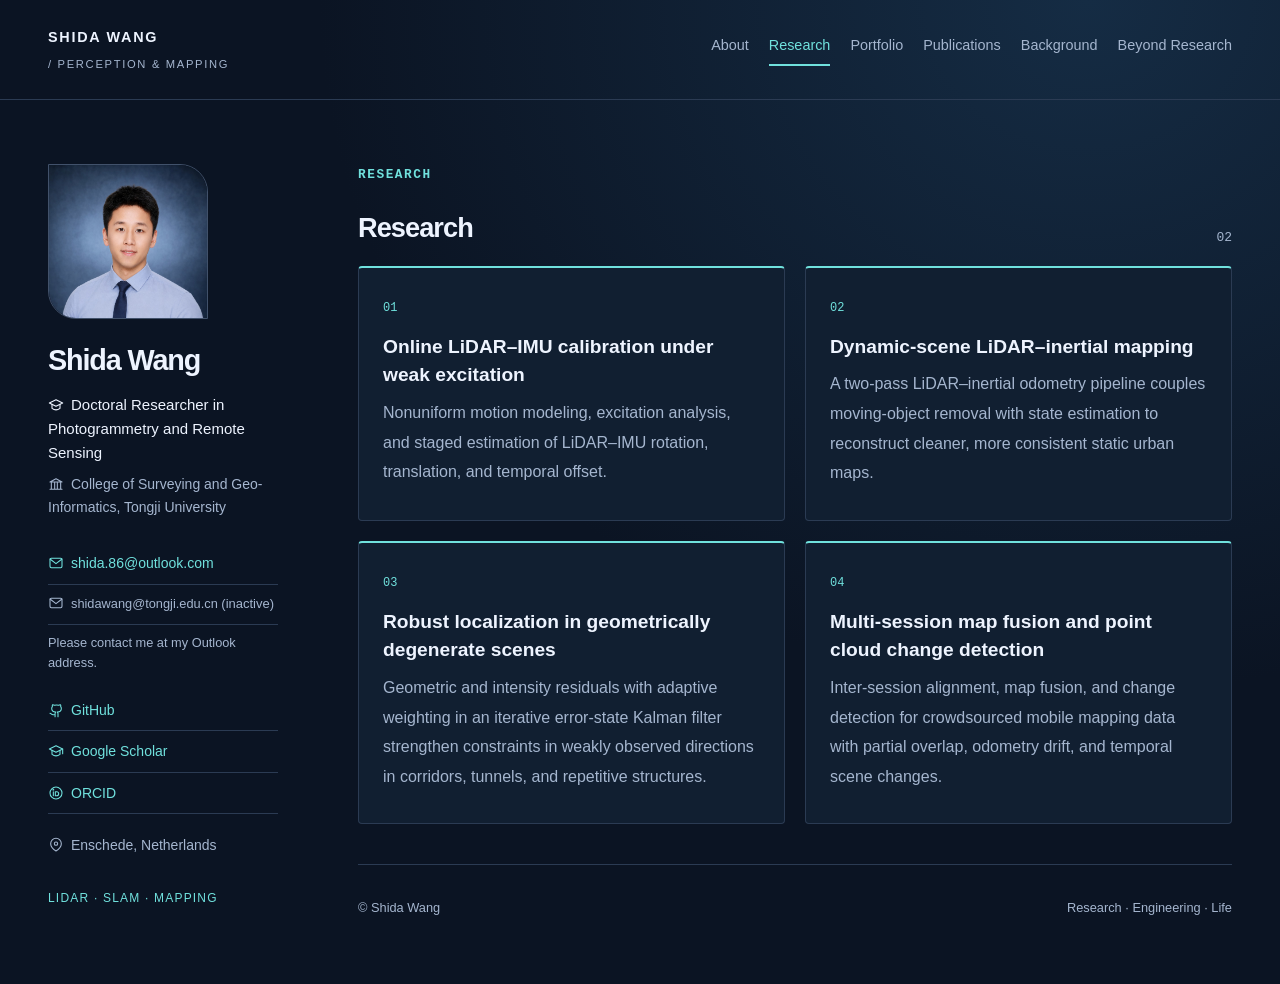
<file: research.html>
<!doctype html>
<html lang="en"><head><meta charset="utf-8"><meta name="viewport" content="width=device-width, initial-scale=1"><meta name="description" content="Research · Shida Wang — LiDAR–inertial SLAM, mobile mapping, and point cloud change detection."><title>Research · Shida Wang</title><link rel="icon" href="favicon.svg" type="image/svg+xml"><link rel="stylesheet" href="style.css"></head><body><a class="skip" href="#main">Skip to content</a><header class="topbar"><a href="index.html" class="wordmark">SHIDA WANG<span> / PERCEPTION &amp; MAPPING</span></a><nav aria-label="Main navigation"><a href="index.html">About</a><a href="research.html" aria-current="page">Research</a><a href="portfolio.html">Portfolio</a><a href="publications.html">Publications</a><a href="background.html">Background</a><a href="life.html">Beyond Research</a></nav></header><div class="layout"><aside class="profile"><img class="portrait" src="images/shida-wang-portrait.jpg" alt="Portrait of Shida Wang" width="180" height="174" decoding="async"><h1>Shida Wang</h1><p class="role"><svg class="small-icon" viewBox="0 0 24 24" aria-hidden="true" fill="none" stroke="currentColor" stroke-width="1.6" stroke-linecap="round" stroke-linejoin="round"><path d="m2 9 10-5 10 5-10 5-10-5Z"/><path d="M6 11v6c4 3 8 3 12 0v-6"/></svg>Doctoral Researcher in Photogrammetry and Remote Sensing</p><p class="affiliation"><svg class="small-icon" viewBox="0 0 24 24" aria-hidden="true" fill="none" stroke="currentColor" stroke-width="1.6" stroke-linecap="round" stroke-linejoin="round"><path d="m3 9 9-5 9 5H3ZM5 10v9M10 10v9M14 10v9M19 10v9M3 20h18"/></svg>College of Surveying and Geo-Informatics, Tongji University</p><a class="profile-link email" href="mailto:shida.86@outlook.com"><svg class="small-icon" viewBox="0 0 24 24" aria-hidden="true" fill="none" stroke="currentColor" stroke-width="1.6" stroke-linecap="round" stroke-linejoin="round"><rect x="3" y="5" width="18" height="14" rx="2"/><path d="m3 6 9 7 9-7"/></svg>shida.86@outlook.com</a><div class="profile-link email inactive-email"><span><svg class="small-icon" viewBox="0 0 24 24" aria-hidden="true" fill="none" stroke="currentColor" stroke-width="1.6" stroke-linecap="round" stroke-linejoin="round"><rect x="3" y="5" width="18" height="14" rx="2"/><path d="m3 6 9 7 9-7"/></svg>shidawang@tongji.edu.cn <span class="email-status">(inactive)</span></span></div><p class="contact-note">Please contact me at my Outlook address.</p><a class="profile-link" href="https://github.com/Shidabot"><span class="link-label"><svg class="small-icon" viewBox="0 0 24 24" aria-hidden="true" fill="none" stroke="currentColor" stroke-width="1.6" stroke-linecap="round" stroke-linejoin="round"><path d="M9 19c-4 1-4-2-6-2m12 5v-4a3.5 3.5 0 0 0-1-3c3-.3 6-1.5 6-5a4 4 0 0 0-1-3c.3-1 .3-2-.2-3-2-.1-3 1-3 1a11 11 0 0 0-6 0s-1-1.1-3-1c-.5 1-.5 2-.2 3a4 4 0 0 0-1 3c0 3.5 3 4.7 6 5a3.5 3.5 0 0 0-1 3v4"/></svg>GitHub</span> </a><a class="profile-link" href="https://scholar.google.com/citations?user=QrZsB-YAAAAJ"><span class="link-label"><svg class="small-icon" viewBox="0 0 24 24" aria-hidden="true" fill="none" stroke="currentColor" stroke-width="1.6" stroke-linecap="round" stroke-linejoin="round"><path d="m2 9 10-5 10 5-10 5-10-5Z"/><path d="M6 11v6c4 3 8 3 12 0v-6M22 9v7"/></svg>Google Scholar</span> </a><a class="profile-link" href="https://orcid.org/0000-0001-6364-7758"><span class="link-label"><svg class="small-icon" viewBox="0 0 24 24" aria-hidden="true" fill="none" stroke="currentColor" stroke-width="1.6" stroke-linecap="round" stroke-linejoin="round"><circle cx="12" cy="12" r="9"/><path d="M8 10v6M11 10h2a3 3 0 0 1 0 6h-2v-6"/><circle cx="8" cy="7" r=".6"/></svg>ORCID</span> </a><p class="address"><svg class="small-icon" viewBox="0 0 24 24" aria-hidden="true" fill="none" stroke="currentColor" stroke-width="1.6" stroke-linecap="round" stroke-linejoin="round"><path d="M20 10c0 6-8 11-8 11S4 16 4 10a8 8 0 1 1 16 0Z"/><circle cx="12" cy="10" r="2.5"/></svg>Enschede, Netherlands</p><div class="profile-note">LiDAR · SLAM · Mapping</div></aside><main id="main"><div class="eyebrow">RESEARCH</div><section id="research"><div class="section-heading"><h2>Research</h2><span>02</span></div><div class="research-grid"><article class="research-item"><span class="topic-number">01</span><h3>Online LiDAR–IMU calibration under weak excitation</h3><p>Nonuniform motion modeling, excitation analysis, and staged estimation of LiDAR–IMU rotation, translation, and temporal offset.</p></article><article class="research-item"><span class="topic-number">02</span><h3>Dynamic-scene LiDAR–inertial mapping</h3><p>A two-pass LiDAR–inertial odometry pipeline couples moving-object removal with state estimation to reconstruct cleaner, more consistent static urban maps.</p></article><article class="research-item"><span class="topic-number">03</span><h3>Robust localization in geometrically degenerate scenes</h3><p>Geometric and intensity residuals with adaptive weighting in an iterative error-state Kalman filter strengthen constraints in weakly observed directions in corridors, tunnels, and repetitive structures.</p></article><article class="research-item"><span class="topic-number">04</span><h3>Multi-session map fusion and point cloud change detection</h3><p>Inter-session alignment, map fusion, and change detection for crowdsourced mobile mapping data with partial overlap, odometry drift, and temporal scene changes.</p></article></div></section><footer><span>© Shida Wang</span><span>Research · Engineering · Life</span></footer></main></div></body></html>
</file>
<file: style.css>
:root{color-scheme:light;--ink:#17242d;--muted:#5d6b76;--accent:#125eab;--line:#e0e6eb;--background:#fff}
*{box-sizing:border-box}html{scroll-behavior:smooth;scroll-padding-top:6rem}body{margin:0;background:var(--background);color:var(--ink);font-family:Arial,sans-serif;font-size:16px;line-height:1.75}a{color:var(--accent);text-decoration:none}a:hover{text-decoration:underline}a:focus-visible{outline:3px solid var(--accent);outline-offset:5px}.skip{position:absolute;left:1rem;top:-5rem;background:white;padding:.5rem;z-index:3}.skip:focus{top:1rem}.topbar{max-width:1120px;margin:auto;min-height:90px;padding:1.25rem 2rem;display:flex;align-items:center;justify-content:space-between;border-bottom:1px solid var(--line);gap:1.5rem}.wordmark{color:var(--ink);font-size:.875rem;font-weight:bold;letter-spacing:.12em}.wordmark span{color:var(--muted);font-weight:normal}nav{display:flex;gap:1.6rem;flex-wrap:wrap}nav a{color:var(--muted);font-size:.875rem}.layout{max-width:1120px;margin:0 auto;display:grid;grid-template-columns:245px minmax(0,1fr);gap:5rem;padding:4.5rem 2rem 2rem}.profile{align-self:start;position:sticky;top:3rem}.monogram{width:150px;height:150px;background:#edf3f9;color:#125eab;display:grid;place-items:center;border-radius:50%;font-family:Georgia,serif;font-size:4.5rem;letter-spacing:-.08em;border:1px solid #dce7f2}h1{font-family:Georgia,"Times New Roman",serif;font-size:2.25rem;line-height:1.2;font-weight:normal;margin:1.5rem 0 .5rem}.handle{color:var(--muted);margin:0 0 1.5rem;font-size:.9375rem}.profile-link{display:flex;justify-content:space-between;max-width:180px;border-bottom:1px solid var(--line);padding:.5rem 0}.profile-note{font-size:.875rem;color:var(--muted);margin-top:2rem}main{min-width:0}section{padding:2rem 0 2.5rem;border-bottom:1px solid var(--line)}section.intro{padding-top:0;padding-bottom:3.5rem}.eyebrow{font-size:.8125rem;font-weight:bold;letter-spacing:.14em;color:var(--accent);margin-bottom:1.5rem}.intro h2{font-family:Georgia,"Times New Roman",serif;font-weight:normal;font-size:3.25rem;letter-spacing:-.03em;line-height:1.15;margin:0 0 1.5rem}.section-heading{display:flex;align-items:center;justify-content:space-between;gap:1rem}.section-heading h2{font-family:Georgia,"Times New Roman",serif;font-size:1.65rem;line-height:1.3;font-weight:normal;margin:0 0 1.25rem}.section-heading span{color:var(--muted);font-size:.8125rem}.draft{color:var(--muted);margin:.5rem 0}.publication{display:grid;grid-template-columns:50px minmax(0,1fr);gap:1rem;padding:1.25rem 0}.publication h3{font-size:1.0625rem;margin:0}.publication p{margin:.25rem 0}.year,.venue{color:var(--muted);font-size:.875rem}.paper-links{display:flex;gap:1rem;font-size:.875rem}footer{display:flex;justify-content:space-between;gap:1rem;padding:2rem 0;color:var(--muted);font-size:.8125rem}@media(max-width:800px){.layout{gap:2.5rem;grid-template-columns:180px minmax(0,1fr)}.intro h2{font-size:2.5rem}}@media(max-width:600px){.topbar{padding:1.25rem;flex-direction:column;align-items:flex-start;gap:.75rem}nav{gap:1.25rem}.layout{display:block;padding:2.5rem 1.25rem 1rem}.profile{position:static;padding-bottom:2rem;margin-bottom:2rem;border-bottom:1px solid var(--line)}.monogram{width:95px;height:95px;font-size:3rem}.profile-note{margin-top:1rem}.intro h2{font-size:2.4rem}.section-heading h2{font-size:1.5rem}footer{flex-wrap:wrap}}@media(prefers-reduced-motion:reduce){html{scroll-behavior:auto}}
nav button{font:inherit;font-size:.875rem;color:var(--accent);background:transparent;border:1px solid var(--line);border-radius:4px;padding:.15rem .6rem;cursor:pointer}nav button:hover{background:#edf3f9}nav button:focus-visible{outline:3px solid var(--accent);outline-offset:4px}
.layout{grid-template-columns:245px minmax(0,1fr);gap:4rem}.role{font-size:.9375rem;margin:1rem 0 .5rem;color:var(--ink);line-height:1.6}.affiliation{font-size:.875rem;color:var(--muted);line-height:1.65;margin:0 0 1.5rem}.profile-link{max-width:100%;font-size:.875rem}.email{overflow-wrap:anywhere}.intro h2{font-family:Georgia,serif;font-size:2.65rem;line-height:1.3;letter-spacing:-.025em}.intro p{line-height:1.9}.research-grid{display:grid;grid-template-columns:1fr 1fr;gap:1.75rem 2rem}.research-item{border-top:2px solid #125eab;padding-top:1rem}.topic-number{color:var(--muted);font-size:.8125rem}.research-item h3{font-size:1.0625rem;line-height:1.5;margin:.5rem 0}.research-item p{font-size:.9375rem;color:var(--muted);margin:.5rem 0;line-height:1.85}.subheading{font-size:.875rem;color:var(--accent);letter-spacing:.05em;margin:1.5rem 0 .5rem}.publication{border-bottom:1px solid #edf0f3;padding:1.5rem 0}.publication:last-child{border-bottom:0}.publication h3{line-height:1.65}.authors{font-size:.875rem;color:var(--muted);line-height:1.7}.authors strong{color:var(--ink)}.venue{font-style:italic;line-height:1.65}.author-tag{display:inline-block;font-size:.8125rem;color:var(--accent);margin-top:.5rem}.experience{display:grid;grid-template-columns:90px minmax(0,1fr);gap:1.5rem;padding:1rem 0}.experience h3{font-size:1rem;line-height:1.65;margin:0}.experience p{font-size:.9375rem;margin:.3rem 0}.detail{color:var(--muted)}.honors{padding-left:1.25rem}.honors li{padding:.35rem 0;font-size:.9375rem}.skills{display:grid;grid-template-columns:150px minmax(0,1fr);gap:.8rem 1.5rem;font-size:.9375rem}.skills dt{font-weight:bold}.skills dd{margin:0;color:var(--muted);overflow-wrap:anywhere}section{scroll-margin-top:1rem}@media(max-width:850px){.layout{grid-template-columns:200px minmax(0,1fr);gap:2rem}.research-grid{grid-template-columns:1fr}.intro h2{font-size:2.2rem}.skills{grid-template-columns:1fr;gap:.3rem}.skills dd{margin-bottom:.75rem}}@media(max-width:600px){.layout{display:block}.profile{display:grid;grid-template-columns:100px minmax(0,1fr);column-gap:1.25rem}.profile .monogram{grid-row:1/4}.profile h1{font-size:1.8rem;margin:0}.profile .role,.profile .affiliation{margin:.3rem 0}.profile-link,.profile-note{grid-column:1/-1}.profile-note{margin-top:.75rem}.experience{grid-template-columns:1fr;gap:.25rem}.intro h2{font-size:2rem}.publication{grid-template-columns:1fr;gap:.2rem}.research-grid{gap:1.5rem}nav{align-items:center}.topbar .wordmark{font-size:.8125rem}}

nav a[aria-current="page"]{color:var(--accent);text-decoration:underline;text-underline-offset:7px;text-decoration-thickness:2px}nav{gap:1.25rem}.page-links{display:grid;grid-template-columns:1fr 1fr;gap:0 2rem;margin:1.5rem 0}.page-links a{padding:1rem 0;border-bottom:1px solid var(--line);display:flex;align-items:center;justify-content:space-between;font-size:.9375rem}.page-links a span{color:var(--muted)}main>.eyebrow+section{padding-top:0}main>.eyebrow{margin-bottom:1.5rem}@media(max-width:1000px){.topbar{align-items:flex-start;flex-direction:column;gap:1rem}nav{gap:.75rem 1.25rem}}@media(max-width:600px){.page-links{grid-template-columns:1fr}}

.photo-gallery{display:grid;grid-template-columns:minmax(0,1fr) minmax(0,1fr);gap:1.75rem;align-items:start;margin-top:2rem}.photo-gallery figure{margin:0;min-width:0}.photo-gallery img{display:block;width:100%;height:auto;border-radius:4px}.photo-gallery figure>a{display:block}.photo-gallery figcaption{padding:.8rem 0}.photo-gallery h3{font-size:1rem;line-height:1.5;margin:0}.photo-gallery figcaption p{font-size:.875rem;color:var(--muted);margin:.2rem 0;line-height:1.6}@media(max-width:850px){.photo-gallery{grid-template-columns:1fr;gap:1.5rem}}

/* Independent photo columns preserve natural image proportions. */
.photo-gallery{display:block;columns:2;column-gap:1.75rem}.photo-gallery figure{break-inside:avoid;margin:0 0 1.5rem}.photo-gallery figure:nth-child(2){break-after:column}@media(max-width:850px){.photo-gallery{columns:1}.photo-gallery figure:nth-child(2){break-after:auto}}

.photo-gallery figure:nth-child(1) img,.photo-gallery figure:nth-child(4) img{aspect-ratio:10/7;object-fit:cover}.photo-gallery figure:nth-child(2) img,.photo-gallery figure:nth-child(3) img{aspect-ratio:3/4;object-fit:cover}.photo-gallery figure:nth-child(2) img{object-position:center 65%}

.portrait{display:block;width:180px;max-width:100%;height:auto;border-radius:6px;border:1px solid var(--line)}@media(max-width:600px){.profile .portrait{grid-row:1/4;width:100px;align-self:start}}

.inactive-email{color:var(--muted)}.email-status{font-size:.8125rem}.contact-note{font-size:.8125rem;line-height:1.6;color:var(--muted);margin:.5rem 0 1rem}@media(max-width:600px){.contact-note{grid-column:1/-1}}

.small-icon{display:inline-block;width:16px;height:16px;flex:none;vertical-align:-3px;margin-right:7px}.link-label{display:inline-flex;align-items:center}.profile-link.email{display:block}.defense-note{font-size:.8125rem;line-height:1.6;color:var(--accent);margin:.5rem 0 1rem}@media(max-width:600px){.defense-note{grid-column:2}.profile .portrait{grid-row:1/5}}

.address{font-size:.875rem;color:var(--muted);margin:1.25rem 0 0;line-height:1.6}@media(max-width:600px){.address{grid-column:1/-1}.profile .portrait{grid-row:1/4}}
/* Perception & mapping portfolio theme. */
:root{color-scheme:dark;--ink:#eef4ff;--muted:#a5b6cf;--accent:#70e1dd;--line:#2b3b53;--background:#0b1423}body{font-family:Inter,Arial,sans-serif;background:radial-gradient(ellipse at 85% 0%,#152c44 0,transparent 50%),var(--background);line-height:1.75}.topbar{max-width:1400px;min-height:100px;padding:1.5rem 3rem}.wordmark{font-size:.9rem}.wordmark span{display:block;font-size:.7rem;margin-top:.3rem;letter-spacing:.15em}nav a{font-size:.9rem}nav a[aria-current="page"]{text-decoration:none;border-bottom:2px solid var(--accent);padding-bottom:.4rem}.layout{max-width:1400px;padding:4rem 3rem 2rem;grid-template-columns:230px minmax(0,1fr);gap:5rem}.profile{top:2rem}.portrait{width:160px;border-radius:0 28px 0 28px;border:1px solid #41516a}.profile h1{font-family:Arial,sans-serif;font-size:1.8rem;font-weight:700;letter-spacing:-.04em}.profile-note{letter-spacing:.1em;text-transform:uppercase;font-size:.75rem;color:var(--accent)}.intro h2{font-family:Arial,sans-serif;font-size:clamp(2.5rem,4.7vw,4.8rem);font-weight:750;line-height:1.08;letter-spacing:-.055em;margin-bottom:2rem}.accent-text{color:var(--accent)}.intro .lead{font-size:1.25rem;max-width:660px;color:#d4e0f0;line-height:1.65}.intro p{color:var(--muted)}.eyebrow{font-family:monospace;letter-spacing:.12em;font-size:.8rem}.actions{display:flex;flex-wrap:wrap;gap:1rem;margin:2rem 0 2.5rem}.button{display:inline-flex;align-items:center;justify-content:center;background:var(--accent);color:#081821;font-weight:700;border:1px solid var(--accent);padding:.8rem 1.2rem;border-radius:4px;font-size:.9375rem}.button:hover{background:#9cefed;text-decoration:none}.button.secondary{background:transparent;color:var(--ink);border-color:#52657f}.button.secondary:hover{background:#1b2d43}.section-heading h2,.project h2,.life-preview h2{font-family:Arial,sans-serif;font-weight:700;font-size:1.7rem;letter-spacing:-.035em}.section-heading span{font-family:monospace}.research-grid{gap:1.25rem}.research-item{padding:1.5rem;border:1px solid var(--line);border-top:2px solid var(--accent);background:#111f31;border-radius:4px;display:block;color:var(--ink)}a.research-item:hover{background:#182b42;text-decoration:none}.research-item h3{font-size:1.2rem;margin-top:.8rem}.research-item p{font-size:1rem}.topic-number{color:var(--accent);font-family:monospace;font-size:.75rem}.life-preview{display:grid;grid-template-columns:170px 1fr;gap:2rem;align-items:center}.life-preview img{width:100%;height:230px;object-fit:cover;object-position:center 65%;border-radius:4px}.life-preview p{color:var(--muted)}.life-preview .eyebrow{margin-bottom:.8rem}.project-columns{display:grid;grid-template-columns:1fr 1fr;gap:2rem}.project-columns h3{font-size:.85rem;color:var(--accent);text-transform:uppercase;letter-spacing:.09em}.project-columns p{color:var(--muted)}.stack{border-left:2px solid var(--accent);padding:.6rem 1rem;background:#111f31;font-size:.9rem}.publication{border-color:var(--line)}.photo-gallery img{border-radius:4px}.skip{background:#14263b;color:white}a:focus-visible{outline-color:var(--accent)}footer{font-size:.8rem}.inactive-email,.contact-note{font-size:.8rem}
@media(max-width:1100px){.topbar{padding:1.5rem 2rem}.layout{padding:3rem 2rem;gap:3rem;grid-template-columns:200px minmax(0,1fr)}.intro h2{font-size:3.3rem}}
@media(max-width:760px){.layout{display:block;padding:2rem 1.25rem}.topbar{padding:1.25rem;gap:1rem}nav{gap:.6rem 1rem}.profile{position:static;display:grid;grid-template-columns:90px minmax(0,1fr);gap:0 1.25rem;border-bottom:1px solid var(--line);padding-bottom:1.5rem;margin-bottom:2rem}.profile .portrait{width:90px;grid-row:1/4;border-radius:0 16px 0 16px}.profile h1{margin:0}.profile .role,.profile .affiliation{margin:.25rem 0}.profile-link,.profile-note,.address,.contact-note{grid-column:1/-1}.profile .inactive-email,.profile .contact-note{display:none}.intro h2{font-size:clamp(2.4rem,8vw,3.5rem)}.research-grid,.project-columns{grid-template-columns:1fr}.life-preview{grid-template-columns:100px minmax(0,1fr);gap:1.25rem}.life-preview img{height:200px}.life-preview h2{font-size:1.45rem}.skills{grid-template-columns:1fr}.experience,.publication{grid-template-columns:1fr}.topbar .wordmark{font-size:.9rem}.intro .lead{font-size:1.1rem}}
</file>
